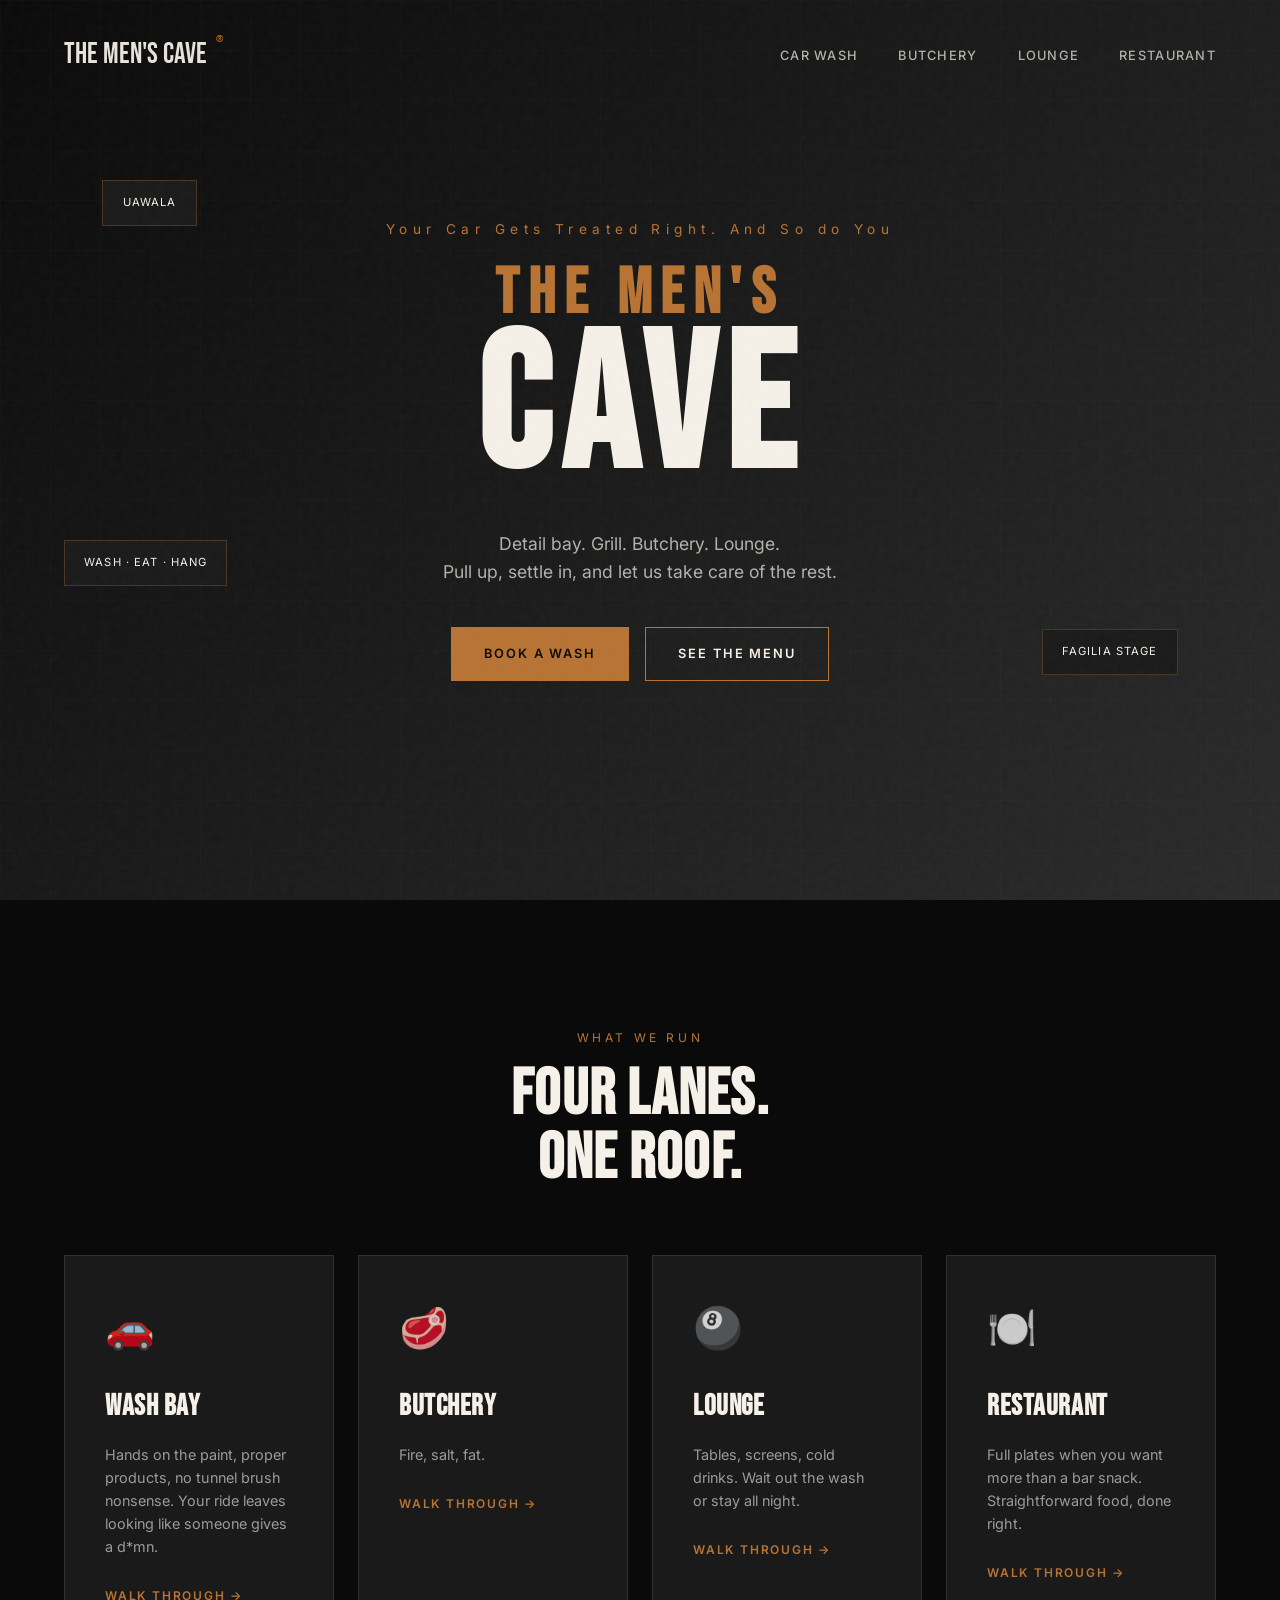
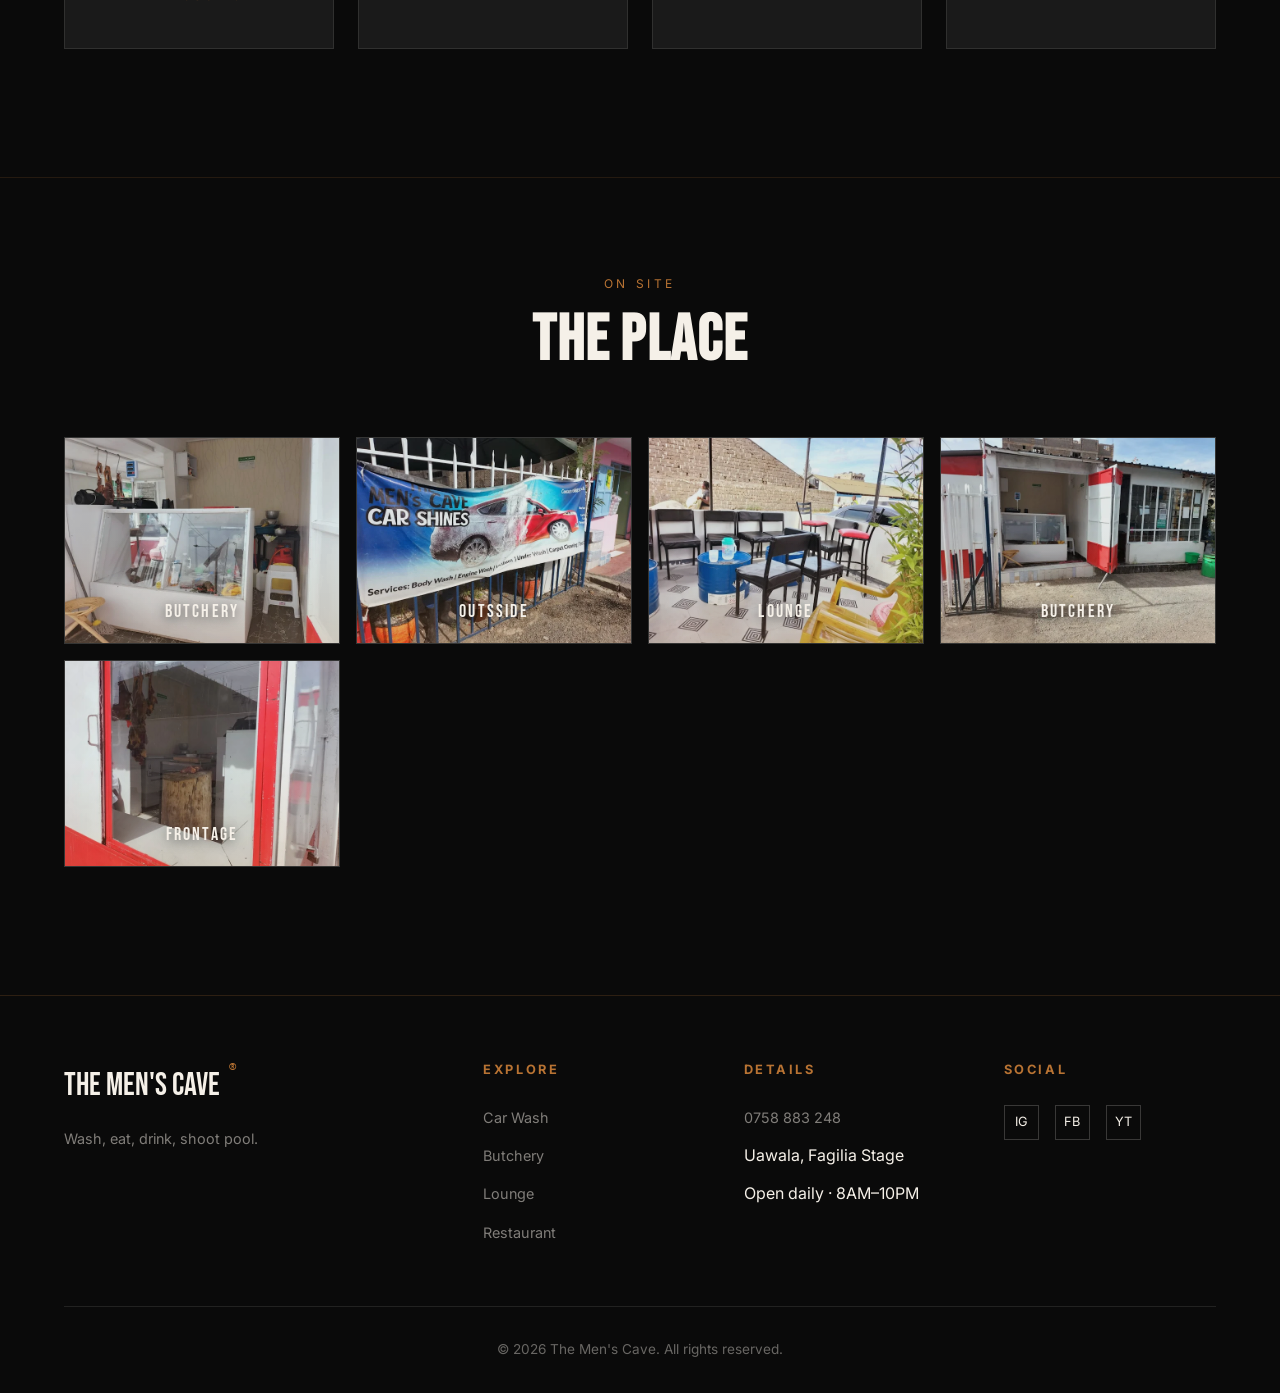
<file: index.html>
<!DOCTYPE html>
<html lang="en">
<head>
    <meta charset="UTF-8">
    <meta name="viewport" content="width=device-width, initial-scale=1.0, viewport-fit=cover">
    <meta name="description" content="The Men's Cave — car wash, butchery grill, lounge, and restaurant at Uawala, Fagilia Stage. Wash the car, eat, shoot pool, drink.">
    <title>The Men's Cave | Car Wash & Social Club</title>
    <link rel="preconnect" href="https://fonts.googleapis.com">
    <link rel="preconnect" href="https://fonts.gstatic.com" crossorigin>
    <link href="https://fonts.googleapis.com/css2?family=Bebas+Neue&family=Inter:wght@300;400;500;600&display=swap" rel="stylesheet">
    <link rel="stylesheet" href="styles.css">
</head>
<body>

    <a href="#main" class="skip-link">Skip to content</a>

    <nav id="navbar" aria-label="Primary" aria-expanded="false">
        <a href="index.html" class="logo">The Men's Cave</a>
        <button type="button" class="nav-toggle" id="nav-toggle" aria-expanded="false" aria-controls="nav-menu" aria-label="Open menu">
            <span class="nav-toggle-bar" aria-hidden="true"></span>
            <span class="nav-toggle-bar" aria-hidden="true"></span>
            <span class="nav-toggle-bar" aria-hidden="true"></span>
        </button>
        <div class="nav-backdrop" id="nav-backdrop" aria-hidden="true"></div>
        <ul id="nav-menu" class="nav-links">
            <li><a href="car-wash.html">Car Wash</a></li>
            <li><a href="butchery.html">Butchery</a></li>
            <li><a href="lounge.html">Lounge</a></li>
            <li><a href="restaurant.html">Restaurant</a></li>
        </ul>
    </nav>

    <main id="main">
    <section class="hero" aria-labelledby="hero-title">
        <div class="hero-bg"></div>
        <div class="hero-grid"></div>

        <div class="floating-badge badge-1">Uawala</div>
        <div class="floating-badge badge-2">Fagilia Stage</div>
        <div class="floating-badge badge-3">Wash · Eat · Hang</div>

        <div class="hero-content">
            <p class="hero-subtitle">Your Car Gets Treated Right. And So do You</p>
            <h1 class="fixed-title" id="hero-title">
                <span class="line-one">The Men's</span>
                <span class="line-two">Cave</span>
            </h1>
            <p class="hero-description">
            Detail bay. Grill. Butchery. Lounge. <br/>
            Pull up, settle in, and let us take care of the rest.
            </p>
            <div class="cta-group">
                <a href="car-wash.html" class="btn btn-primary">Book a wash</a>
                <a href="restaurant.html" class="btn btn-secondary">See the menu</a>
            </div>
        </div>
    </section>

    <section class="services" id="services" aria-labelledby="services-heading">
        <div class="section-header reveal">
            <div>
                <span class="section-tag">What we run</span>
                <h2 class="section-title" id="services-heading">Four lanes.<br>One roof.</h2>
            </div>
        </div>

        <div class="services-grid four-cols">
            <a href="car-wash.html" class="service-card reveal">
                <div class="service-icon" aria-hidden="true">🚗</div>
                <h3 class="service-title">Wash bay</h3>
                <p class="service-desc">Hands on the paint, proper products, no tunnel brush nonsense. Your ride leaves looking like someone gives a d*mn.</p>
                <span class="card-link">Walk through →</span>
            </a>

            <a href="butchery.html" class="service-card reveal">
                <div class="service-icon" aria-hidden="true">🥩</div>
                <h3 class="service-title">Butchery</h3>
                <p class="service-desc">Fire, salt, fat.</p>
                <span class="card-link">Walk through →</span>
            </a>

            <a href="lounge.html" class="service-card reveal">
                <div class="service-icon" aria-hidden="true">🎱</div>
                <h3 class="service-title">Lounge</h3>
                <p class="service-desc">Tables, screens, cold drinks. Wait out the wash or stay all night.</p>
                <span class="card-link">Walk through →</span>
            </a>

            <a href="restaurant.html" class="service-card reveal">
                <div class="service-icon" aria-hidden="true">🍽️</div>
                <h3 class="service-title">Restaurant</h3>
                <p class="service-desc">Full plates when you want more than a bar snack. Straightforward food, done right.</p>
                <span class="card-link">Walk through →</span>
            </a>
        </div>
    </section>

    <section class="gallery" aria-labelledby="gallery-heading">
        <div class="section-header reveal">
            <div>
                <span class="section-tag">On site</span>
                <h2 class="section-title" id="gallery-heading">The place <span class="sr-only">— placeholder visuals</span></h2>
            </div>
        </div>
        <ul class="gallery-grid">
            <li class="gallery-item gallery-item--wash reveal">
                <button class="gallery-button" type="button" data-gallery-src="1.webp" data-gallery-title="Wash floor" aria-label="Open photo: Wash floor">
                    <img class="gallery-thumb" src="1.webp" alt="Wash floor" loading="lazy" decoding="async">
                    <span class="gallery-placeholder" aria-hidden="true">Butchery</span>
                </button>
            </li>
            <li class="gallery-item gallery-item--meat reveal">
                <button class="gallery-button" type="button" data-gallery-src="2.webp" data-gallery-title="Grill side" aria-label="Open photo: Grill side">
                    <img class="gallery-thumb" src="2.webp" alt="Grill side" loading="lazy" decoding="async">
                    <span class="gallery-placeholder" aria-hidden="true">Outsside</span>
                </button>
            </li>
            <li class="gallery-item gallery-item--lounge reveal">
                <button class="gallery-button" type="button" data-gallery-src="3.webp" data-gallery-title="Lounge" aria-label="Open photo: Lounge">
                    <img class="gallery-thumb" src="3.webp" alt="Lounge" loading="lazy" decoding="async">
                    <span class="gallery-placeholder" aria-hidden="true">Lounge</span>
                </button>
            </li>
            <li class="gallery-item gallery-item--bar reveal">
                <button class="gallery-button" type="button" data-gallery-src="4.webp" data-gallery-title="Bar" aria-label="Open photo: Bar">
                    <img class="gallery-thumb" src="4.webp" alt="Bar" loading="lazy" decoding="async">
                    <span class="gallery-placeholder" aria-hidden="true">Butchery</span>
                </button>
            </li>
            <li class="gallery-item gallery-item--exterior reveal">
                <button class="gallery-button" type="button" data-gallery-src="5.webp" data-gallery-title="Frontage" aria-label="Open photo: Frontage">
                    <img class="gallery-thumb" src="5.webp" alt="Frontage" loading="lazy" decoding="async">
                    <span class="gallery-placeholder" aria-hidden="true">Frontage</span>
                </button>
            </li>
        </ul>
    </section>
    </main>

    <div class="lightbox" id="lightbox" aria-hidden="true">
        <div class="lightbox-backdrop" data-lightbox-close></div>
        <div class="lightbox-dialog" role="dialog" aria-modal="true" aria-label="Gallery viewer">
            <button class="lightbox-close" type="button" data-lightbox-close aria-label="Close gallery">×</button>
            <button class="lightbox-nav lightbox-prev" type="button" data-lightbox-prev aria-label="Previous photo">‹</button>
            <figure class="lightbox-figure">
                <img class="lightbox-image" id="lightbox-image" alt="" decoding="async">
                <figcaption class="lightbox-caption" id="lightbox-caption"></figcaption>
            </figure>
            <button class="lightbox-nav lightbox-next" type="button" data-lightbox-next aria-label="Next photo">›</button>
        </div>
    </div>

    <footer id="contact">
        <div class="footer-content">
            <div class="footer-brand">
                <a href="index.html" class="logo">The Men's Cave</a>
                <p>Wash, eat, drink, shoot pool.</p>
            </div>

            <div class="footer-col">
                <h4>Explore</h4>
                <ul>
                    <li><a href="car-wash.html">Car Wash</a></li>
                    <li><a href="butchery.html">Butchery</a></li>
                    <li><a href="lounge.html">Lounge</a></li>
                    <li><a href="restaurant.html">Restaurant</a></li>
                </ul>
            </div>

            <div class="footer-col">
                <h4>Details</h4>
                <ul>
                    <li><a href="tel:+254758883248">0758 883 248</a></li>
                    <li>Uawala, Fagilia Stage</li>
                    <li>Open daily · 8AM–10PM</li>
                </ul>
            </div>

            <div class="footer-col">
                <h4>Social</h4>
                <div class="social-links">
                    <a href="#" aria-label="Instagram (link coming soon)">IG</a>
                    <a href="#" aria-label="Facebook (link coming soon)">FB</a>
                    <a href="#" aria-label="YouTube (link coming soon)">YT</a>
                </div>
            </div>
        </div>

        <div class="footer-bottom">
            <p>&copy; 2026 The Men's Cave. All rights reserved.</p>
        </div>
    </footer>

    <script src="script.js"></script>
</body>
</html>
</file>
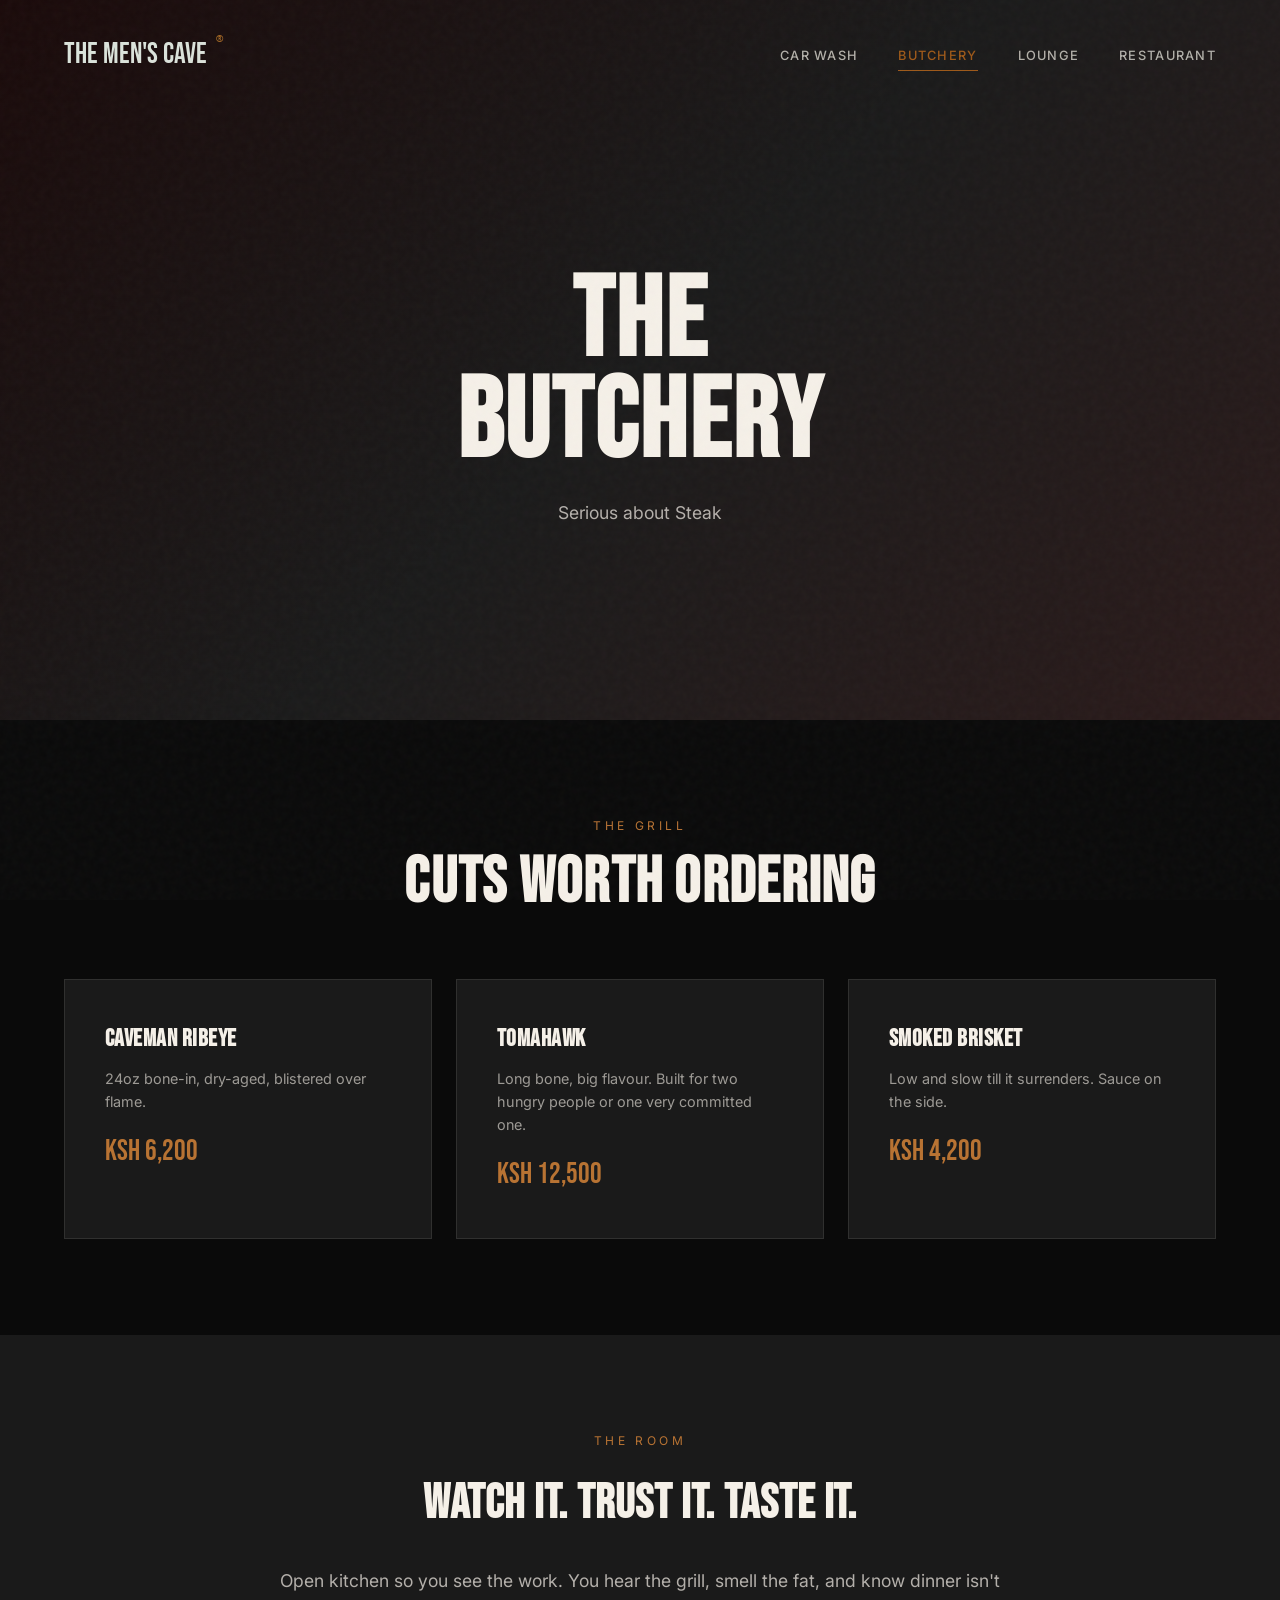
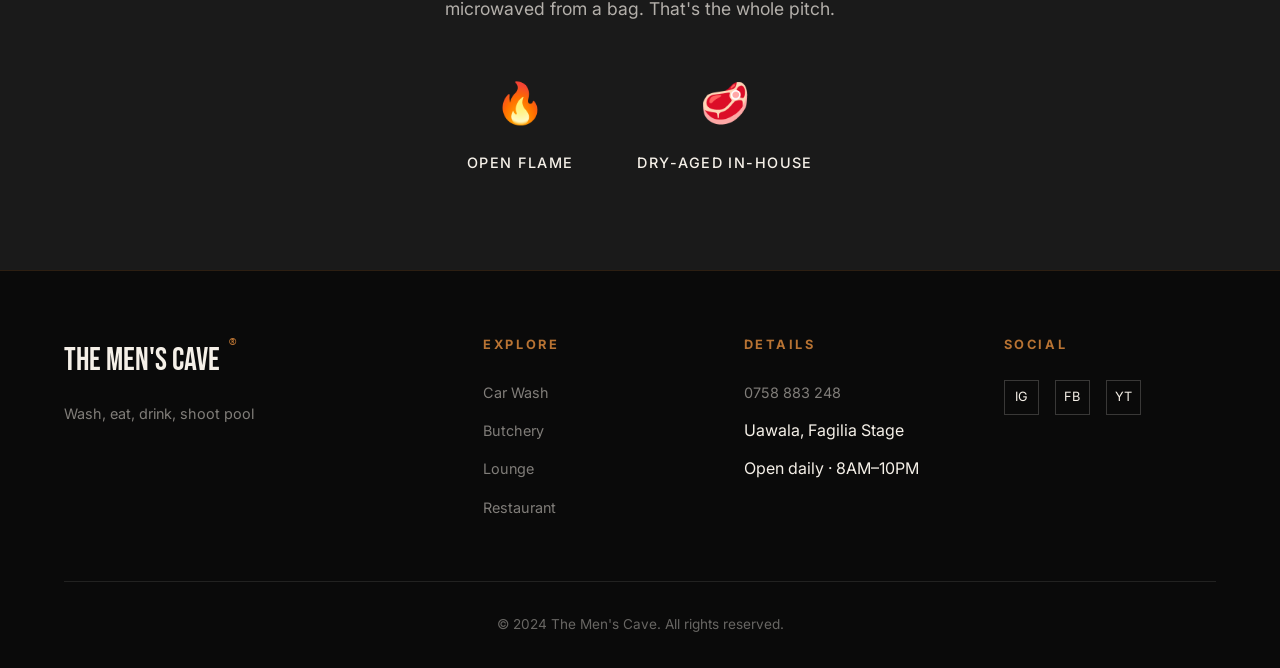
<file: butchery.html>
<!DOCTYPE html>
<html lang="en">
<head>
    <meta charset="UTF-8">
    <meta name="viewport" content="width=device-width, initial-scale=1.0, viewport-fit=cover">
    <meta name="description" content="The Butchery at The Men's Cave — grilled cuts, open flame. Prices in KES. Uawala Fagilia Stage.">
    <title>The Butchery | The Men's Cave</title>
    <link rel="preconnect" href="https://fonts.googleapis.com">
    <link rel="preconnect" href="https://fonts.gstatic.com" crossorigin>
    <link href="https://fonts.googleapis.com/css2?family=Bebas+Neue&family=Inter:wght@300;400;500;600&display=swap" rel="stylesheet">
    <link rel="stylesheet" href="styles.css">
</head>
<body class="page-butchery">

    <a href="#main" class="skip-link">Skip to content</a>

    <nav id="navbar" aria-label="Primary" aria-expanded="false">
        <a href="index.html" class="logo">The Men's Cave</a>
        <button type="button" class="nav-toggle" id="nav-toggle" aria-expanded="false" aria-controls="nav-menu" aria-label="Open menu">
            <span class="nav-toggle-bar" aria-hidden="true"></span>
            <span class="nav-toggle-bar" aria-hidden="true"></span>
            <span class="nav-toggle-bar" aria-hidden="true"></span>
        </button>
        <div class="nav-backdrop" id="nav-backdrop" aria-hidden="true"></div>
        <ul id="nav-menu" class="nav-links">
            <li><a href="car-wash.html">Car Wash</a></li>
            <li><a href="butchery.html" class="active" aria-current="page">Butchery</a></li>
            <li><a href="lounge.html">Lounge</a></li>
            <li><a href="restaurant.html">Restaurant</a></li>
        </ul>
    </nav>

    <main id="main">
    <section class="page-hero" aria-labelledby="butchery-heading">
        <div class="page-hero-bg butchery-bg"></div>
        <div class="page-hero-content">
            <h1 id="butchery-heading">The<br>Butchery</h1>
            <p>Serious about Steak</p>
        </div>
    </section>

    <section class="menu-highlight" aria-labelledby="grill-heading">
        <div class="section-header reveal">
            <span class="section-tag">The grill</span>
            <h2 class="section-title" id="grill-heading">Cuts worth ordering</h2>
        </div>

        <div class="menu-grid-simple">
            <div class="menu-item-large reveal">
                <div class="item-info">
                    <h3>Caveman ribeye</h3>
                    <p>24oz bone-in, dry-aged, blistered over flame.</p>
                    <span class="price-tag">KSh 6,200</span>
                </div>
            </div>

            <div class="menu-item-large reveal">
                <div class="item-info">
                    <h3>Tomahawk</h3>
                    <p>Long bone, big flavour. Built for two hungry people or one very committed one.</p>
                    <span class="price-tag">KSh 12,500</span>
                </div>
            </div>

            <div class="menu-item-large reveal">
                <div class="item-info">
                    <h3>Smoked brisket</h3>
                    <p>Low and slow till it surrenders. Sauce on the side.</p>
                    <span class="price-tag">KSh 4,200</span>
                </div>
            </div>
            </div>
        </div>
    </section>

    <section class="atmosphere">
        <div class="atmosphere-content reveal">
            <span class="section-tag">The room</span>
            <h2>Watch it. Trust it. Taste it.</h2>
            <p>Open kitchen so you see the work. You hear the grill, smell the fat, and know dinner isn't microwaved from a bag. That's the whole pitch.</p>

            <div class="features-row">
                <div class="feature">
                    <span class="feature-icon" aria-hidden="true">🔥</span>
                    <h4>Open flame</h4>
                </div>
                <div class="feature">
                    <span class="feature-icon" aria-hidden="true">🥩</span>
                    <h4>Dry-aged in-house</h4>
                </div>
            </div>
        </div>
    </section>
    </main>

    <footer id="contact">
        <div class="footer-content">
            <div class="footer-brand">
                <a href="index.html" class="logo">The Men's Cave</a>
                <p>Wash, eat, drink, shoot pool</p>
            </div>
            <div class="footer-col">
                <h4>Explore</h4>
                <ul>
                    <li><a href="car-wash.html">Car Wash</a></li>
                    <li><a href="butchery.html" aria-current="page">Butchery</a></li>
                    <li><a href="lounge.html">Lounge</a></li>
                    <li><a href="restaurant.html">Restaurant</a></li>
                </ul>
            </div>
            <div class="footer-col">
                <h4>Details</h4>
                <ul>
                    <li><a href="tel:+254758883248">0758 883 248</a></li>
                    <li>Uawala, Fagilia Stage</li>
                    <li>Open daily · 8AM–10PM</li>
                </ul>
            </div>
            <div class="footer-col">
                <h4>Social</h4>
                <div class="social-links">
                    <a href="#" aria-label="Instagram (link coming soon)">IG</a>
                    <a href="#" aria-label="Facebook (link coming soon)">FB</a>
                    <a href="#" aria-label="YouTube (link coming soon)">YT</a>
                </div>
            </div>
        </div>
        <div class="footer-bottom">
            <p>&copy; 2024 The Men's Cave. All rights reserved.</p>
        </div>
    </footer>

    <script src="script.js"></script>
</body>
</html>
</file>
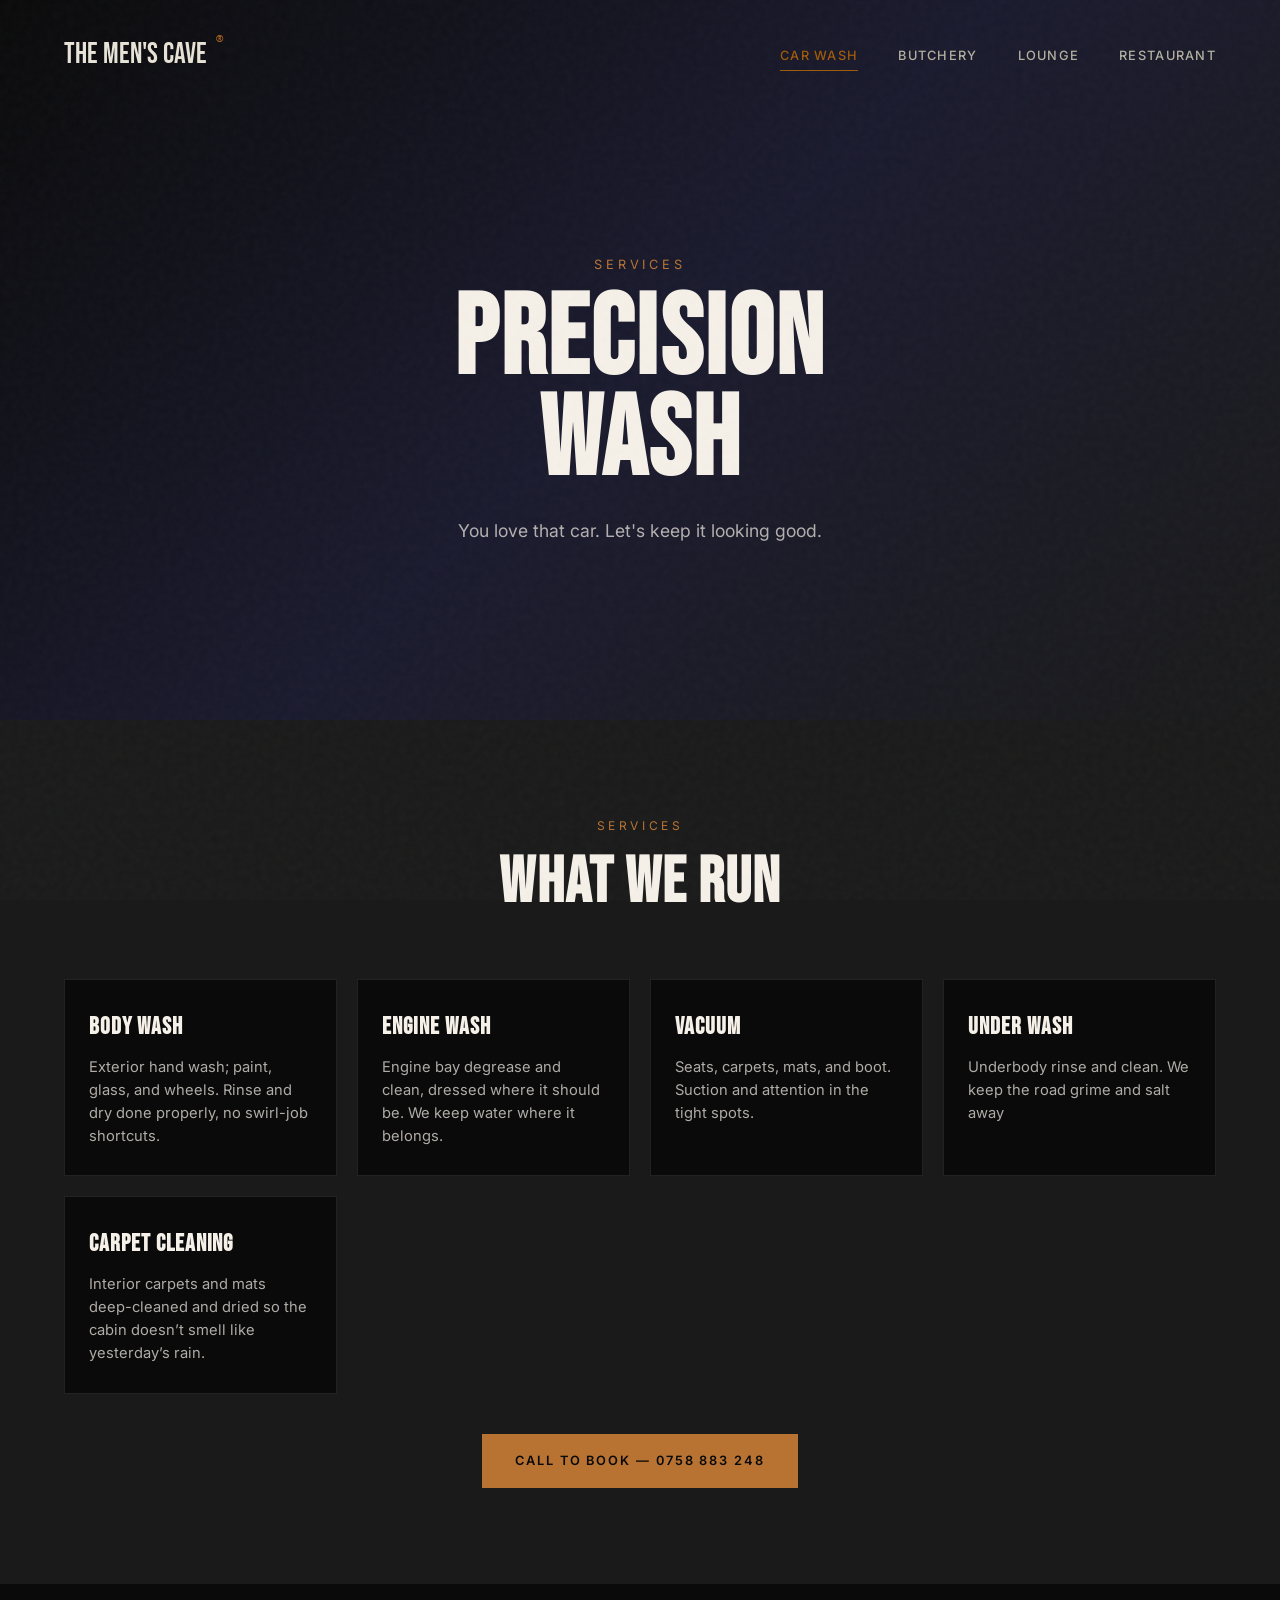
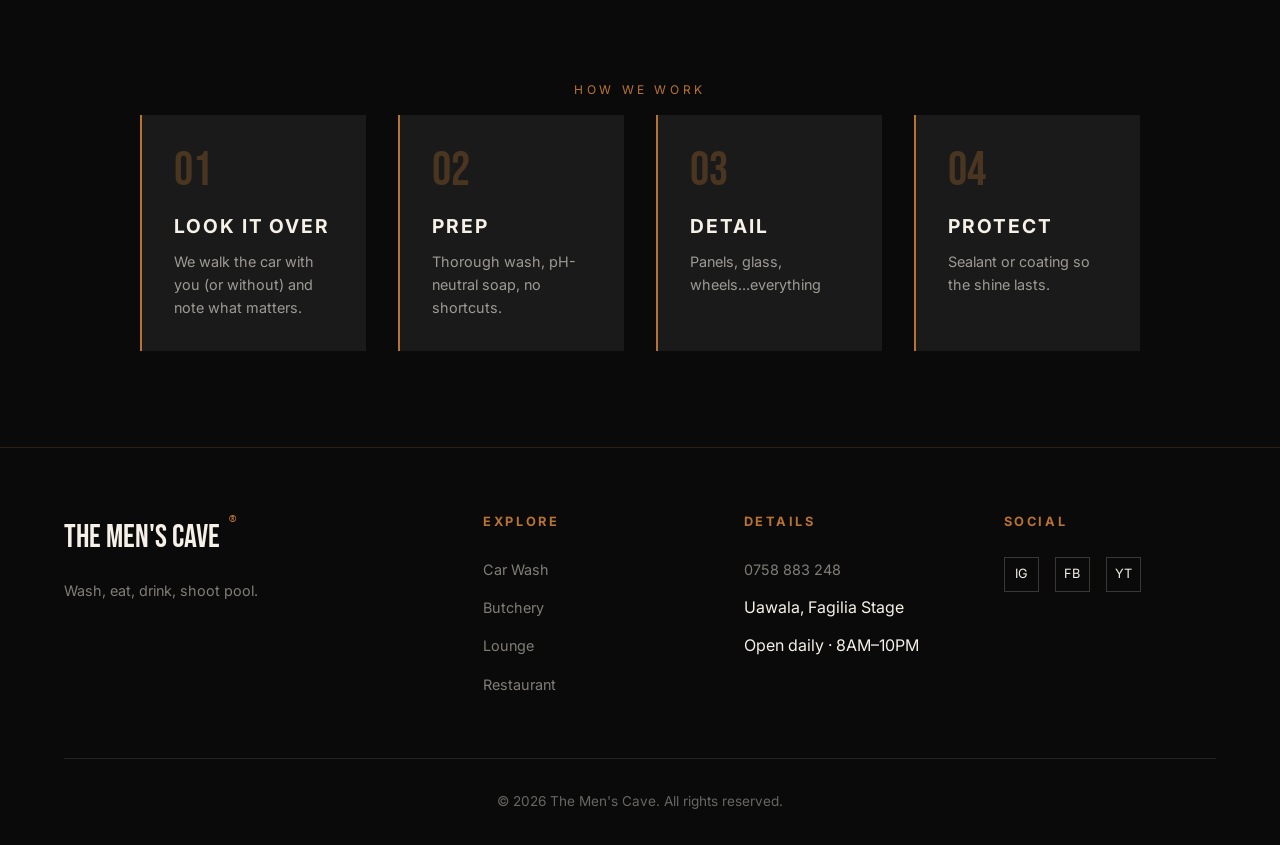
<file: car-wash.html>
<!DOCTYPE html>
<html lang="en">
<head>
    <meta charset="UTF-8">
    <meta name="viewport" content="width=device-width, initial-scale=1.0, viewport-fit=cover">
    <meta name="description" content="Car wash at The Men's Cave, Uawala — body, engine, vacuum, under wash, carpet cleaning. Prices in KES. Call to book.">
    <title>Precision Wash | The Men's Cave</title>
    <link rel="preconnect" href="https://fonts.googleapis.com">
    <link rel="preconnect" href="https://fonts.gstatic.com" crossorigin>
    <link href="https://fonts.googleapis.com/css2?family=Bebas+Neue&family=Inter:wght@300;400;500;600&display=swap" rel="stylesheet">
    <link rel="stylesheet" href="styles.css">
</head>
<body class="page-car-wash">

    <a href="#main" class="skip-link">Skip to content</a>

    <nav id="navbar" aria-label="Primary" aria-expanded="false">
        <a href="index.html" class="logo">The Men's Cave</a>
        <button type="button" class="nav-toggle" id="nav-toggle" aria-expanded="false" aria-controls="nav-menu" aria-label="Open menu">
            <span class="nav-toggle-bar" aria-hidden="true"></span>
            <span class="nav-toggle-bar" aria-hidden="true"></span>
            <span class="nav-toggle-bar" aria-hidden="true"></span>
        </button>
        <div class="nav-backdrop" id="nav-backdrop" aria-hidden="true"></div>
        <ul id="nav-menu" class="nav-links">
            <li><a href="car-wash.html" class="active" aria-current="page">Car Wash</a></li>
            <li><a href="butchery.html">Butchery</a></li>
            <li><a href="lounge.html">Lounge</a></li>
            <li><a href="restaurant.html">Restaurant</a></li>
        </ul>
    </nav>

    <main id="main">
    <section class="page-hero" aria-labelledby="wash-heading">
        <div class="page-hero-bg wash-bg"></div>
        <div class="page-hero-content">
            <span class="page-tag">Services</span>
            <h1>Precision<br>Wash</h1>
            <p>You love that car. Let's keep it looking good.</p>
        </div>
    </section>

    <section class="packages wash-services" aria-labelledby="packages-heading">
        <div class="section-header reveal">
            <span class="section-tag">Services</span>
            <h2 class="section-title" id="packages-heading">What we run</h2>
        </div>

        <div class="wash-service-grid">
            <article class="wash-service-card reveal">
                <h3 class="wash-service-title">Body wash</h3>
                <p class="wash-service-desc">Exterior hand wash; paint, glass, and wheels. Rinse and dry done properly, no swirl-job shortcuts.</p>
            </article>
            <article class="wash-service-card reveal">
                <h3 class="wash-service-title">Engine wash</h3>
                <p class="wash-service-desc">Engine bay degrease and clean, dressed where it should be. We keep water where it belongs.</p>
            </article>
            <article class="wash-service-card reveal">
                <h3 class="wash-service-title">Vacuum</h3>
                <p class="wash-service-desc">Seats, carpets, mats, and boot. Suction and attention in the tight spots.</p>
            </article>
            <article class="wash-service-card reveal">
                <h3 class="wash-service-title">Under wash</h3>
                <p class="wash-service-desc">Underbody rinse and clean. We keep the road grime and salt away</p>
            </article>
            <article class="wash-service-card reveal">
                <h3 class="wash-service-title">Carpet cleaning</h3>
                <p class="wash-service-desc">Interior carpets and mats deep-cleaned and dried so the cabin doesn’t smell like yesterday’s rain.</p>
            </article>
        </div>

        <div class="wash-cta reveal">
            <a href="tel:+254758883248" class="btn btn-primary">Call to book — 0758 883 248</a>
        </div>
    </section>

    <section class="process">
        <div class="process-content reveal">
            <span class="section-tag">How we work</span>
            <div class="process-steps">
                <div class="step">
                    <span class="step-num">01</span>
                    <h4>Look it over</h4>
                    <p>We walk the car with you (or without) and note what matters.</p>
                </div>
                <div class="step">
                    <span class="step-num">02</span>
                    <h4>Prep</h4>
                    <p>Thorough wash, pH-neutral soap, no shortcuts.</p>
                </div>
                <div class="step">
                    <span class="step-num">03</span>
                    <h4>Detail</h4>
                    <p>Panels, glass, wheels...everything</p>
                </div>
                <div class="step">
                    <span class="step-num">04</span>
                    <h4>Protect</h4>
                    <p>Sealant or coating so the shine lasts.</p>
                </div>
            </div>
        </div>
    </section>
    </main>

    <footer id="contact">
        <div class="footer-content">
            <div class="footer-brand">
                <a href="index.html" class="logo">The Men's Cave</a>
                <p>Wash, eat, drink, shoot pool.</p>
            </div>
            <div class="footer-col">
                <h4>Explore</h4>
                <ul>
                    <li><a href="car-wash.html" aria-current="page">Car Wash</a></li>
                    <li><a href="butchery.html">Butchery</a></li>
                    <li><a href="lounge.html">Lounge</a></li>
                    <li><a href="restaurant.html">Restaurant</a></li>
                </ul>
            </div>
            <div class="footer-col">
                <h4>Details</h4>
                <ul>
                    <li><a href="tel:+254758883248">0758 883 248</a></li>
                    <li>Uawala, Fagilia Stage</li>
                    <li>Open daily · 8AM–10PM</li>
                </ul>
            </div>
            <div class="footer-col">
                <h4>Social</h4>
                <div class="social-links">
                    <a href="#" aria-label="Instagram (link coming soon)">IG</a>
                    <a href="#" aria-label="Facebook (link coming soon)">FB</a>
                    <a href="#" aria-label="YouTube (link coming soon)">YT</a>
                </div>
            </div>
        </div>
        <div class="footer-bottom">
            <p>&copy; 2026 The Men's Cave. All rights reserved.</p>
        </div>
    </footer>

    <script src="script.js"></script>
</body>
</html>
</file>
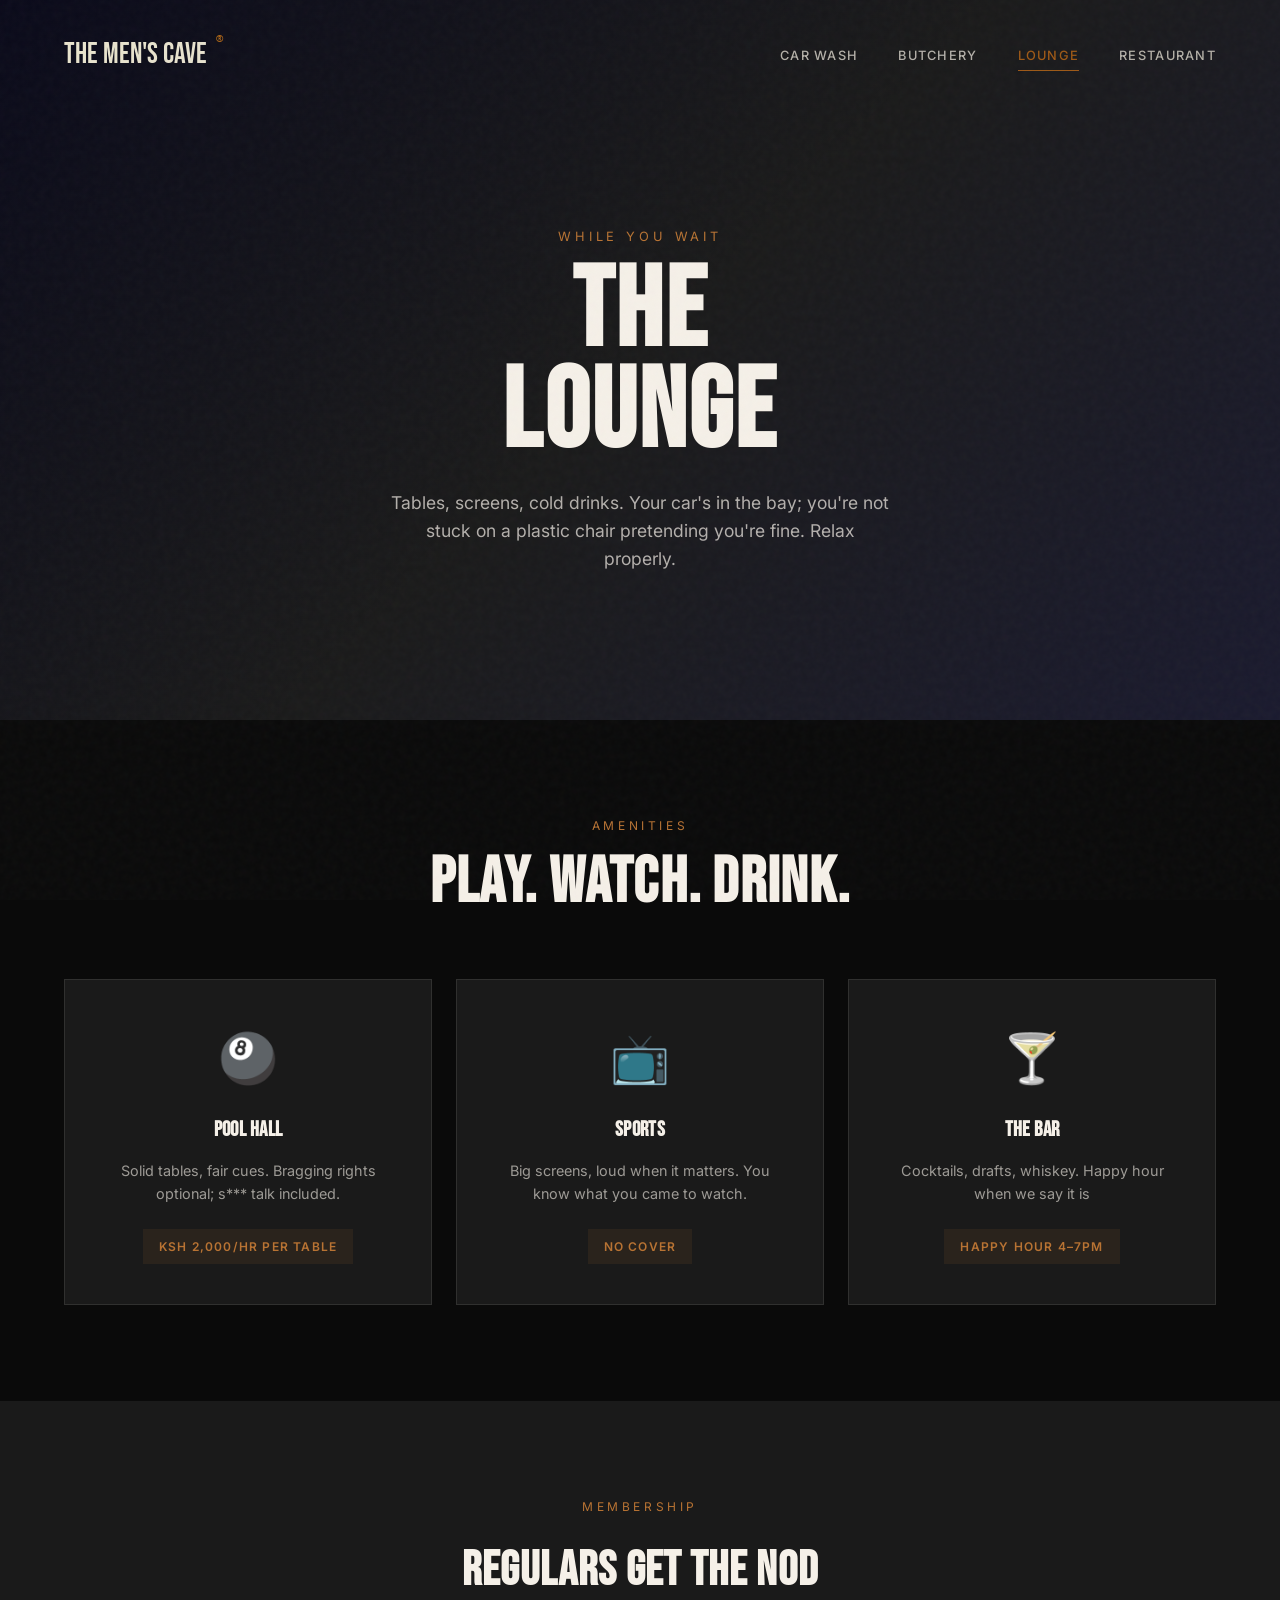
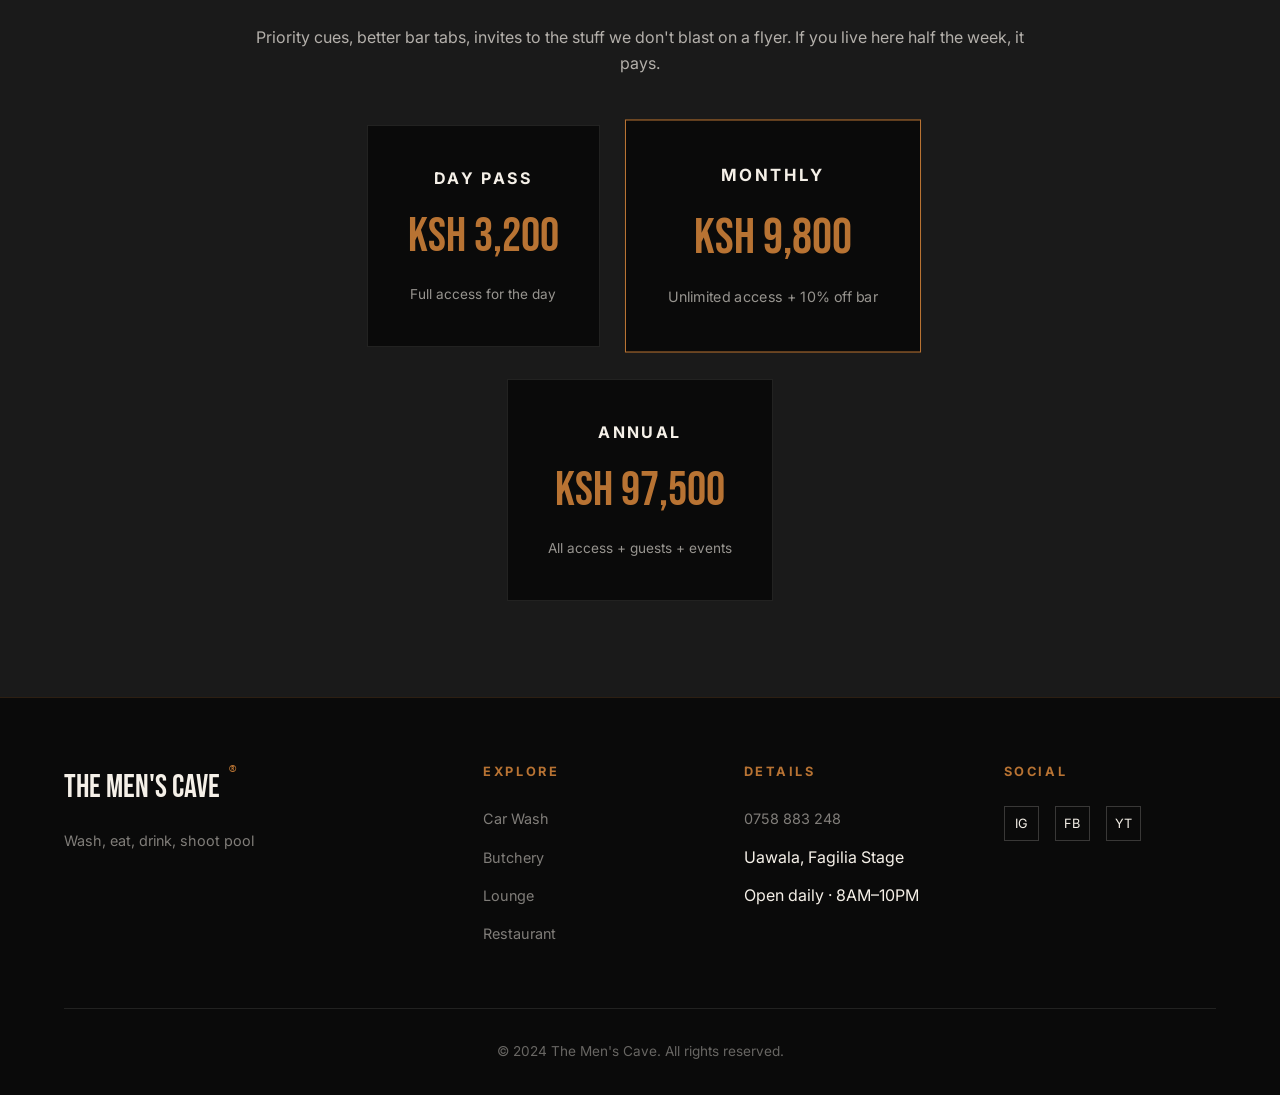
<file: lounge.html>
<!DOCTYPE html>
<html lang="en">
<head>
    <meta charset="UTF-8">
    <meta name="viewport" content="width=device-width, initial-scale=1.0, viewport-fit=cover">
    <meta name="description" content="The Lounge at The Men's Cave — pool, sports screens, bar. Membership and rates in KES. Uawala Fagilia Stage.">
    <title>The Lounge | The Men's Cave</title>
    <link rel="preconnect" href="https://fonts.googleapis.com">
    <link rel="preconnect" href="https://fonts.gstatic.com" crossorigin>
    <link href="https://fonts.googleapis.com/css2?family=Bebas+Neue&family=Inter:wght@300;400;500;600&display=swap" rel="stylesheet">
    <link rel="stylesheet" href="styles.css">
</head>
<body class="page-lounge">

    <a href="#main" class="skip-link">Skip to content</a>

    <nav id="navbar" aria-label="Primary" aria-expanded="false">
        <a href="index.html" class="logo">The Men's Cave</a>
        <button type="button" class="nav-toggle" id="nav-toggle" aria-expanded="false" aria-controls="nav-menu" aria-label="Open menu">
            <span class="nav-toggle-bar" aria-hidden="true"></span>
            <span class="nav-toggle-bar" aria-hidden="true"></span>
            <span class="nav-toggle-bar" aria-hidden="true"></span>
        </button>
        <div class="nav-backdrop" id="nav-backdrop" aria-hidden="true"></div>
        <ul id="nav-menu" class="nav-links">
            <li><a href="car-wash.html">Car Wash</a></li>
            <li><a href="butchery.html">Butchery</a></li>
            <li><a href="lounge.html" class="active" aria-current="page">Lounge</a></li>
            <li><a href="restaurant.html">Restaurant</a></li>
        </ul>
    </nav>

    <main id="main">
    <section class="page-hero" aria-labelledby="lounge-heading">
        <div class="page-hero-bg lounge-bg"></div>
        <div class="page-hero-content">
            <span class="page-tag">While you wait</span>
            <h1 id="lounge-heading">The<br>Lounge</h1>
            <p>Tables, screens, cold drinks. Your car's in the bay; you're not stuck on a plastic chair pretending you're fine. Relax properly.</p>
        </div>
    </section>

    <section class="amenities" aria-labelledby="amenities-heading">
        <div class="section-header reveal">
            <span class="section-tag">Amenities</span>
            <h2 class="section-title" id="amenities-heading">Play. Watch. Drink.</h2>
        </div>

        <div class="amenity-grid">
            <div class="amenity-card reveal">
                <span class="amenity-icon" aria-hidden="true">🎱</span>
                <h3>Pool hall</h3>
                <p>Solid tables, fair cues. Bragging rights optional; s*** talk included.</p>
                <span class="rate">KSh 2,000/hr per table</span>
            </div>

            <div class="amenity-card reveal">
                <span class="amenity-icon" aria-hidden="true">📺</span>
                <h3>Sports</h3>
                <p>Big screens, loud when it matters. You know what you came to watch.</p>
                <span class="rate">No cover</span>
            </div>

            <div class="amenity-card reveal">
                <span class="amenity-icon" aria-hidden="true">🍸</span>
                <h3>The bar</h3>
                <p>Cocktails, drafts, whiskey. Happy hour when we say it is</p>
                <span class="rate">Happy hour 4–7PM</span>
            </div>
        </div>
    </section>

    <section class="membership">
        <div class="membership-content reveal">
            <span class="section-tag">Membership</span>
            <h2>Regulars get the nod</h2>
            <p>Priority cues, better bar tabs, invites to the stuff we don't blast on a flyer. If you live here half the week, it pays.</p>

            <div class="membership-tiers">
                <div class="tier">
                    <h4>Day pass</h4>
                    <span class="tier-price">KSh 3,200</span>
                    <p>Full access for the day</p>
                </div>
                <div class="tier featured">
                    <h4>Monthly</h4>
                    <span class="tier-price">KSh 9,800</span>
                    <p>Unlimited access + 10% off bar</p>
                </div>
                <div class="tier">
                    <h4>Annual</h4>
                    <span class="tier-price">KSh 97,500</span>
                    <p>All access + guests + events</p>
                </div>
            </div>
        </div>
    </section>
    </main>

    <footer id="contact">
        <div class="footer-content">
            <div class="footer-brand">
                <a href="index.html" class="logo">The Men's Cave</a>
                <p>Wash, eat, drink, shoot pool
                </p>
            </div>
            <div class="footer-col">
                <h4>Explore</h4>
                <ul>
                    <li><a href="car-wash.html">Car Wash</a></li>
                    <li><a href="butchery.html">Butchery</a></li>
                    <li><a href="lounge.html" aria-current="page">Lounge</a></li>
                    <li><a href="restaurant.html">Restaurant</a></li>
                </ul>
            </div>
            <div class="footer-col">
                <h4>Details</h4>
                <ul>
                    <li><a href="tel:+254758883248">0758 883 248</a></li>
                    <li>Uawala, Fagilia Stage</li>
                    <li>Open daily · 8AM–10PM</li>
                </ul>
            </div>
            <div class="footer-col">
                <h4>Social</h4>
                <div class="social-links">
                    <a href="#" aria-label="Instagram (link coming soon)">IG</a>
                    <a href="#" aria-label="Facebook (link coming soon)">FB</a>
                    <a href="#" aria-label="YouTube (link coming soon)">YT</a>
                </div>
            </div>
        </div>
        <div class="footer-bottom">
            <p>&copy; 2024 The Men's Cave. All rights reserved.</p>
        </div>
    </footer>

    <script src="script.js"></script>
</body>
</html>
</file>
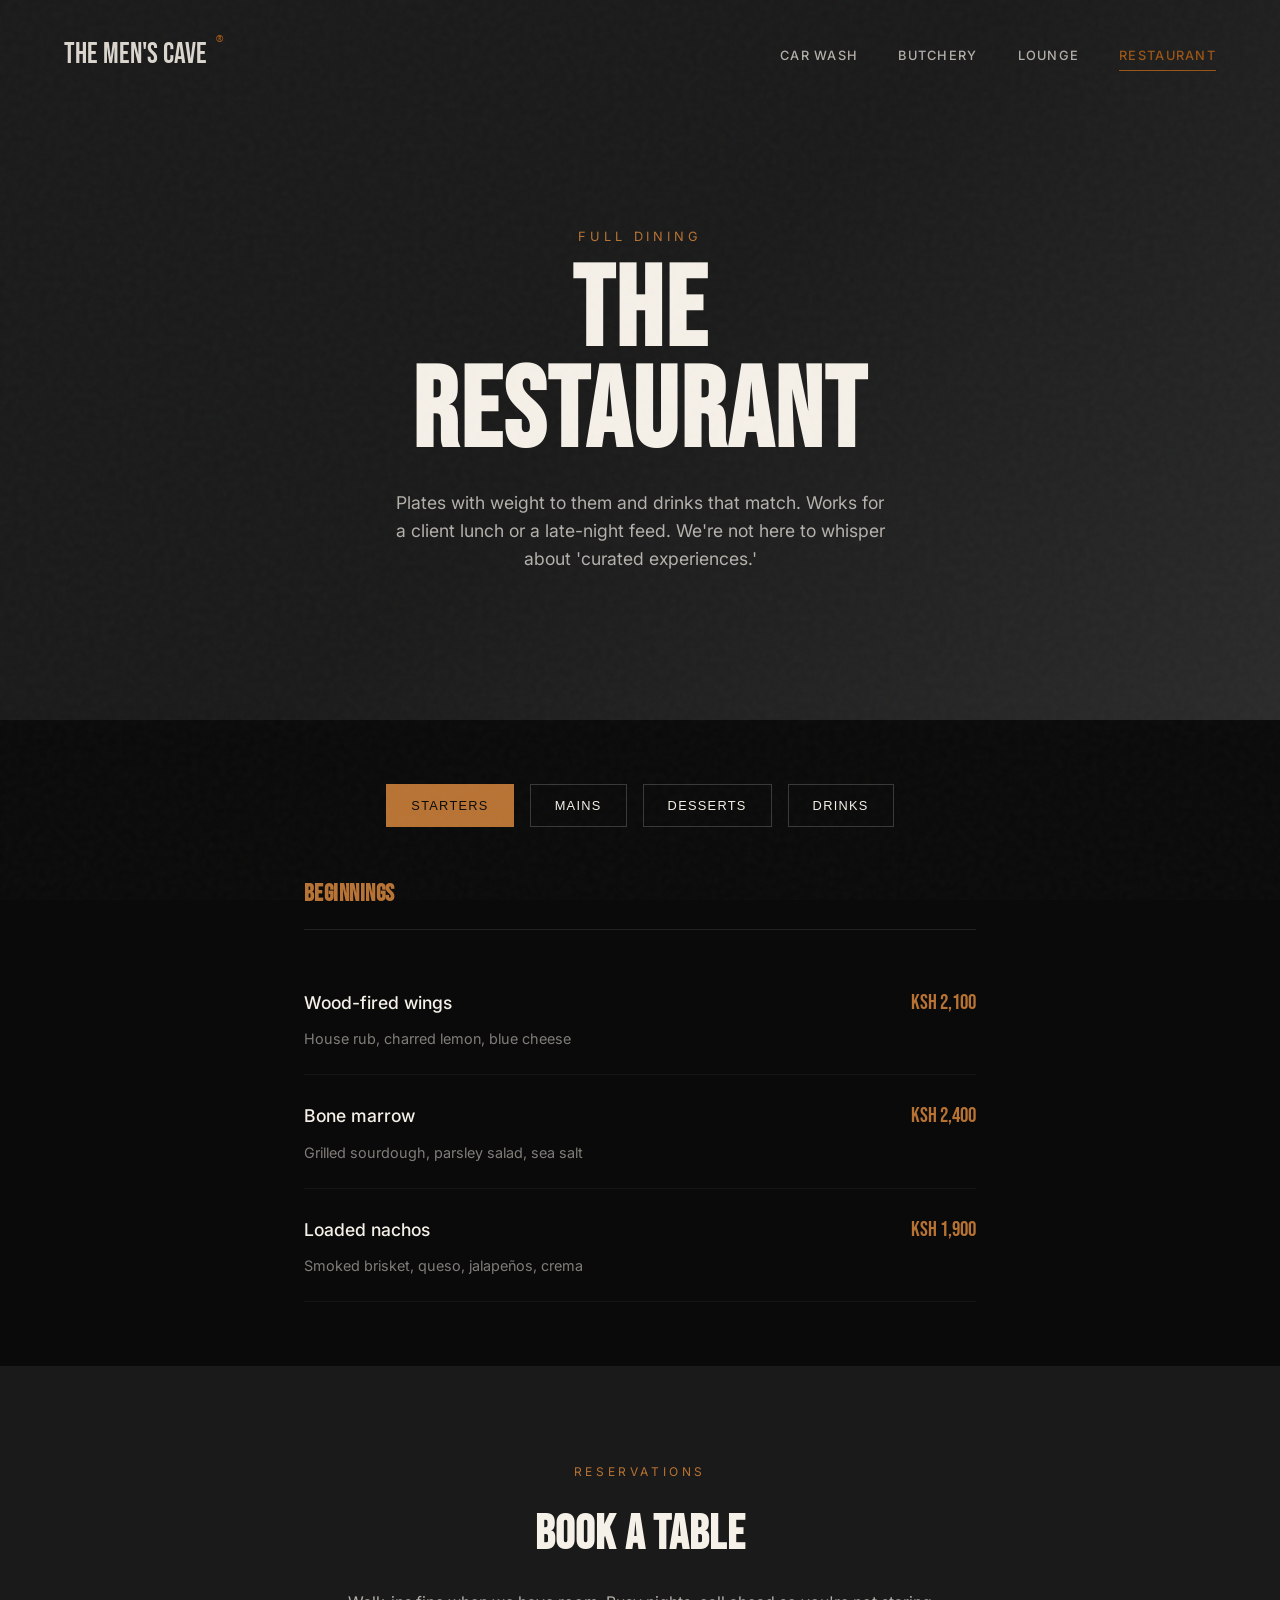
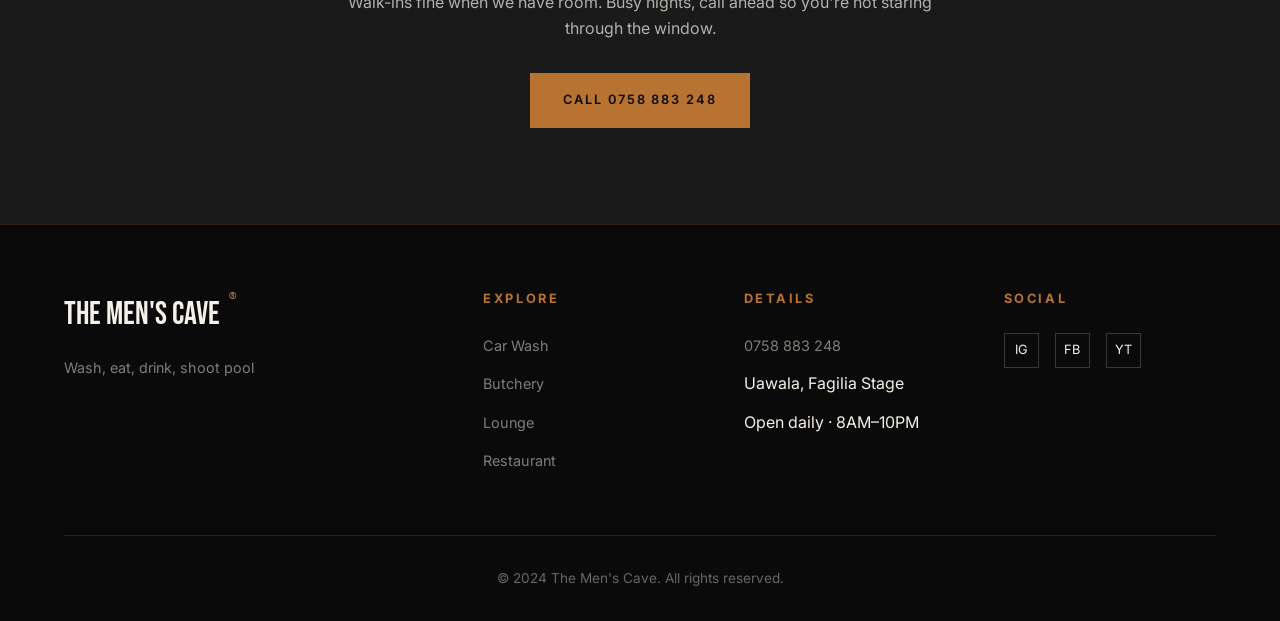
<file: restaurant.html>
<!DOCTYPE html>
<html lang="en">
<head>
    <meta charset="UTF-8">
    <meta name="viewport" content="width=device-width, initial-scale=1.0, viewport-fit=cover">
    <meta name="description" content="Restaurant at The Men's Cave — full menu, cocktails, starters to dessert. Prices in KES. Uawala Fagilia Stage. Book by phone.">
    <title>Restaurant | The Men's Cave</title>
    <link rel="preconnect" href="https://fonts.googleapis.com">
    <link rel="preconnect" href="https://fonts.gstatic.com" crossorigin>
    <link href="https://fonts.googleapis.com/css2?family=Bebas+Neue&family=Inter:wght@300;400;500;600&display=swap" rel="stylesheet">
    <link rel="stylesheet" href="styles.css">
</head>
<body class="page-restaurant">

    <a href="#main" class="skip-link">Skip to content</a>

    <nav id="navbar" aria-label="Primary" aria-expanded="false">
        <a href="index.html" class="logo">The Men's Cave</a>
        <button type="button" class="nav-toggle" id="nav-toggle" aria-expanded="false" aria-controls="nav-menu" aria-label="Open menu">
            <span class="nav-toggle-bar" aria-hidden="true"></span>
            <span class="nav-toggle-bar" aria-hidden="true"></span>
            <span class="nav-toggle-bar" aria-hidden="true"></span>
        </button>
        <div class="nav-backdrop" id="nav-backdrop" aria-hidden="true"></div>
        <ul id="nav-menu" class="nav-links">
            <li><a href="car-wash.html">Car Wash</a></li>
            <li><a href="butchery.html">Butchery</a></li>
            <li><a href="lounge.html">Lounge</a></li>
            <li><a href="restaurant.html" class="active" aria-current="page">Restaurant</a></li>
        </ul>
    </nav>

    <main id="main">
    <section class="page-hero" aria-labelledby="restaurant-heading">
        <div class="page-hero-bg restaurant-bg"></div>
        <div class="page-hero-content">
            <span class="page-tag">Full dining</span>
            <h1 id="restaurant-heading">The<br>Restaurant</h1>
            <p>Plates with weight to them and drinks that match. Works for a client lunch or a late-night feed. We're not here to whisper about 'curated experiences.'</p>
        </div>
    </section>

    <section class="menu-full" aria-label="Food and drink menu">
        <div class="menu-tabs reveal">
            <button type="button" class="tab-btn active" onclick="showMenu('starters', this)">Starters</button>
            <button type="button" class="tab-btn" onclick="showMenu('mains', this)">Mains</button>
            <button type="button" class="tab-btn" onclick="showMenu('desserts', this)">Desserts</button>
            <button type="button" class="tab-btn" onclick="showMenu('drinks', this)">Drinks</button>
        </div>

        <div id="starters" class="menu-panel active reveal">
            <div class="menu-category-simple">
                <h3>Beginnings</h3>
                <div class="menu-list-simple">
                    <div class="dish">
                        <div class="dish-header">
                            <h4>Wood-fired wings</h4>
                            <span class="dish-price">KSh 2,100</span>
                        </div>
                        <p>House rub, charred lemon, blue cheese</p>
                    </div>
                    <div class="dish">
                        <div class="dish-header">
                            <h4>Bone marrow</h4>
                            <span class="dish-price">KSh 2,400</span>
                        </div>
                        <p>Grilled sourdough, parsley salad, sea salt</p>
                    </div>
                    <div class="dish">
                        <div class="dish-header">
                            <h4>Loaded nachos</h4>
                            <span class="dish-price">KSh 1,900</span>
                        </div>
                        <p>Smoked brisket, queso, jalapeños, crema</p>
                    </div>
                </div>
            </div>
        </div>

        <div id="mains" class="menu-panel reveal">
            <div class="menu-category-simple">
                <h3>Plates</h3>
                <div class="menu-list-simple">
                    <div class="dish">
                        <div class="dish-header">
                            <h4>The Boss Burger</h4>
                            <span class="dish-price">KSh 3,200</span>
                        </div>
                        <p>Double patty, cave-aged cheddar, bacon jam, truffle aioli</p>
                    </div>
                    <div class="dish">
                        <div class="dish-header">
                            <h4>Fish &amp; chips</h4>
                            <span class="dish-price">KSh 2,900</span>
                        </div>
                        <p>Beer-battered cod, triple-cooked chips, mushy peas</p>
                    </div>
                    <div class="dish">
                        <div class="dish-header">
                            <h4>Smoked short rib</h4>
                            <span class="dish-price">KSh 4,500</span>
                        </div>
                        <p>14-hour smoke, horseradish mash, roasted bone</p>
                    </div>
                </div>
            </div>
        </div>

        <div id="desserts" class="menu-panel reveal">
            <div class="menu-category-simple">
                <h3>Sweets</h3>
                <div class="menu-list-simple">
                    <div class="dish">
                        <div class="dish-header">
                            <h4>Whiskey bread pudding</h4>
                            <span class="dish-price">KSh 1,600</span>
                        </div>
                        <p>Bourbon caramel, vanilla ice cream</p>
                    </div>
                    <div class="dish">
                        <div class="dish-header">
                            <h4>Chocolate lava cake</h4>
                            <span class="dish-price">KSh 1,900</span>
                        </div>
                        <p>Molten center, espresso dust, cream</p>
                    </div>
                </div>
            </div>
        </div>

        <div id="drinks" class="menu-panel reveal">
            <div class="menu-category-simple">
                <h3>Cocktails</h3>
                <div class="menu-list-simple">
                    <div class="dish">
                        <div class="dish-header">
                            <h4>The Cave Old Fashioned</h4>
                            <span class="dish-price">KSh 1,800</span>
                        </div>
                        <p>Rye, smoked maple, black walnut bitters</p>
                    </div>
                    <div class="dish">
                        <div class="dish-header">
                            <h4>Garage Margarita</h4>
                            <span class="dish-price">KSh 1,600</span>
                        </div>
                        <p>Mezcal, lime, agave, charred rosemary</p>
                    </div>
                    <div class="dish">
                        <div class="dish-header">
                            <h4>Detailing Day IPA</h4>
                            <span class="dish-price">KSh 1,200</span>
                        </div>
                        <p>House brew, citrus notes, crisp finish</p>
                    </div>
                </div>
            </div>
        </div>
    </section>

    <section class="reservation">
        <div class="reservation-content reveal">
            <span class="section-tag">Reservations</span>
            <h2>Book a table</h2>
            <p>Walk-ins fine when we have room. Busy nights, call ahead so you're not staring through the window.</p>
            <a href="tel:+254758883248" class="btn btn-primary">Call 0758 883 248</a>
        </div>
    </section>
    </main>

    <footer id="contact">
        <div class="footer-content">
            <div class="footer-brand">
                <a href="index.html" class="logo">The Men's Cave</a>
                <p>Wash, eat, drink, shoot pool</p>
            </div>
            <div class="footer-col">
                <h4>Explore</h4>
                <ul>
                    <li><a href="car-wash.html">Car Wash</a></li>
                    <li><a href="butchery.html">Butchery</a></li>
                    <li><a href="lounge.html">Lounge</a></li>
                    <li><a href="restaurant.html" aria-current="page">Restaurant</a></li>
                </ul>
            </div>
            <div class="footer-col">
                <h4>Details</h4>
                <ul>
                    <li><a href="tel:+254758883248">0758 883 248</a></li>
                    <li>Uawala, Fagilia Stage</li>
                    <li>Open daily · 8AM–10PM</li>
                </ul>
            </div>
            <div class="footer-col">
                <h4>Social</h4>
                <div class="social-links">
                    <a href="#" aria-label="Instagram (link coming soon)">IG</a>
                    <a href="#" aria-label="Facebook (link coming soon)">FB</a>
                    <a href="#" aria-label="YouTube (link coming soon)">YT</a>
                </div>
            </div>
        </div>
        <div class="footer-bottom">
            <p>&copy; 2024 The Men's Cave. All rights reserved.</p>
        </div>
    </footer>

    <script src="script.js"></script>
</body>
</html>
</file>
<file: styles.css>
:root {
    --carbon: #0a0a0a;
    --graphite: #1a1a1a;
    --copper: #b87333;
    --copper-light: #d4956a;
    --cream: #f5f0e8;
    --smoke: #2a2a2a;
    --accent: #ff6b35;
}

* {
    margin: 0;
    padding: 0;
    box-sizing: border-box;
}

body {
    font-family: 'Inter', sans-serif;
    background-color: var(--carbon);
    color: var(--cream);
    overflow-x: hidden;
    line-height: 1.6;
}

.sr-only {
    position: absolute;
    width: 1px;
    height: 1px;
    padding: 0;
    margin: -1px;
    overflow: hidden;
    clip: rect(0, 0, 0, 0);
    white-space: nowrap;
    border: 0;
}

.skip-link {
    position: absolute;
    top: -100px;
    left: 1rem;
    z-index: 10000;
    padding: 0.75rem 1.25rem;
    background: var(--copper);
    color: var(--carbon);
    font-weight: 600;
    font-size: 0.85rem;
    letter-spacing: 0.05em;
    text-decoration: none;
    text-transform: uppercase;
    border-radius: 2px;
    transition: top 0.2s ease;
}

.skip-link:focus {
    top: 1rem;
    outline: 2px solid var(--cream);
    outline-offset: 2px;
}

a:focus-visible,
button:focus-visible,
.btn:focus-visible {
    outline: 2px solid var(--copper-light);
    outline-offset: 3px;
}

/* Noise Texture */
body::before {
    content: '';
    position: fixed;
    top: 0;
    left: 0;
    width: 100%;
    height: 100%;
    background-image: url("data:image/svg+xml,%3Csvg viewBox='0 0 200 200' xmlns='http://www.w3.org/2000/svg'%3E%3Cfilter id='noiseFilter'%3E%3CfeTurbulence type='fractalNoise' baseFrequency='0.65' numOctaves='3' stitchTiles='stitch'/%3E%3C/filter%3E%3Crect width='100%25' height='100%25' filter='url(%23noiseFilter)' opacity='0.03'/%3E%3C/svg%3E");
    pointer-events: none;
    z-index: 1000;
}

::-webkit-scrollbar {
    width: 8px;
}
::-webkit-scrollbar-track {
    background: var(--carbon);
}
::-webkit-scrollbar-thumb {
    background: var(--copper);
    border-radius: 4px;
}

h1, h2, h3 {
    font-family: 'Bebas Neue', sans-serif;
    letter-spacing: 0.02em;
    text-transform: uppercase;
}

/* Navigation */
nav {
    position: fixed;
    top: 0;
    width: 100%;
    padding: 2rem 5%;
    display: flex;
    justify-content: space-between;
    align-items: center;
    z-index: 100;
    transition: all 0.4s ease;
    mix-blend-mode: difference;
}

nav.scrolled {
    background: rgba(10, 10, 10, 0.95);
    backdrop-filter: blur(20px);
    padding: 1rem 5%;
    mix-blend-mode: normal;
}

.logo {
    font-family: 'Bebas Neue', sans-serif;
    font-size: 1.8rem;
    color: var(--cream);
    text-decoration: none;
    position: relative;
}

.logo::after {
    content: '®';
    font-size: 0.6rem;
    position: absolute;
    top: 0;
    right: -1rem;
    color: var(--copper);
}

.nav-links {
    display: flex;
    gap: 2.5rem;
    list-style: none;
}

.nav-links a {
    color: var(--cream);
    text-decoration: none;
    font-size: 0.8rem;
    font-weight: 500;
    letter-spacing: 0.1em;
    text-transform: uppercase;
    position: relative;
    padding: 0.5rem 0;
    transition: color 0.3s;
    opacity: 0.8;
}

.nav-links a:hover,
.nav-links a.active {
    opacity: 1;
    color: var(--copper);
}

.nav-links a::before {
    content: '';
    position: absolute;
    bottom: 0;
    left: 0;
    width: 0;
    height: 1px;
    background: var(--copper);
    transition: width 0.3s ease;
}

.nav-links a:hover::before,
.nav-links a.active::before {
    width: 100%;
}

.nav-toggle {
    display: none;
    flex-direction: column;
    justify-content: center;
    gap: 6px;
    width: 44px;
    height: 44px;
    padding: 0;
    background: transparent;
    border: 1px solid rgba(245, 240, 232, 0.35);
    cursor: pointer;
    color: var(--cream);
}

.nav-toggle-bar {
    display: block;
    width: 22px;
    height: 2px;
    margin: 0 auto;
    background: currentColor;
    transition: transform 0.25s ease, opacity 0.25s ease;
}

nav[aria-expanded="true"] .nav-toggle-bar:nth-child(2) {
    opacity: 0;
}

nav[aria-expanded="true"] .nav-toggle-bar:nth-child(1) {
    transform: translateY(8px) rotate(45deg);
}

nav[aria-expanded="true"] .nav-toggle-bar:nth-child(3) {
    transform: translateY(-8px) rotate(-45deg);
}

/* Gallery — CSS placeholders (no heavy images) */
.gallery {
    padding: 6rem 5% 8rem;
    border-top: 1px solid rgba(184, 115, 51, 0.15);
}

.gallery .section-header p {
    max-width: 36rem;
    margin: 1rem auto 0;
    color: rgba(245, 240, 232, 0.65);
    font-size: 0.95rem;
}

.gallery-grid {
    display: grid;
    grid-template-columns: repeat(auto-fit, minmax(260px, 1fr));
    gap: 1rem;
    max-width: 1200px;
    margin: 0 auto;
    list-style: none;
    padding: 0;
}

.gallery-item {
    position: relative;
    aspect-ratio: 4 / 3;
    overflow: hidden;
    border: 1px solid rgba(245, 240, 232, 0.12);
    background: var(--graphite);
}

.gallery-button {
    position: absolute;
    inset: 0;
    width: 100%;
    height: 100%;
    padding: 0;
    border: 0;
    background: transparent;
    color: inherit;
    cursor: pointer;
}

.gallery-thumb {
    position: absolute;
    inset: 0;
    width: 100%;
    height: 100%;
    object-fit: cover;
    opacity: 0.9;
    filter: saturate(1.02);
    transform: scale(1.02);
    transition: transform 0.35s ease, opacity 0.35s ease;
}

.gallery-button:hover .gallery-thumb {
    transform: scale(1.06);
    opacity: 1;
}

.gallery-item::before {
    content: '';
    position: absolute;
    inset: 0;
    background-size: cover;
    background-position: center;
    opacity: 0.85;
}

.gallery-item::after {
    content: '';
    position: absolute;
    inset: 0;
    background: linear-gradient(
        0deg,
        rgba(184, 115, 51, 0.18) 0%,
        rgba(184, 115, 51, 0.10) 18%,
        rgba(184, 115, 51, 0.00) 55%
    );
    pointer-events: none;
}

.gallery-placeholder {
    position: absolute;
    bottom: 0;
    left: 0;
    right: 0;
    z-index: 1;
    padding: 1.25rem 1rem;
    font-family: 'Bebas Neue', sans-serif;
    font-size: 1.15rem;
    letter-spacing: 0.12em;
    text-transform: uppercase;
    color: var(--cream);
    text-shadow: 0 2px 12px rgba(0, 0, 0, 0.6);
}

/* Lightbox (manual carousel) */
.lightbox {
    display: none;
    position: fixed;
    inset: 0;
    z-index: 10050;
}

.lightbox.is-open {
    display: block;
}

.lightbox-backdrop {
    position: absolute;
    inset: 0;
    background: rgba(0, 0, 0, 0.78);
}

.lightbox-dialog {
    position: relative;
    max-width: min(1100px, 92vw);
    max-height: 88vh;
    margin: 6vh auto;
    background: rgba(10, 10, 10, 0.96);
    border: 1px solid rgba(184, 115, 51, 0.28);
    box-shadow: 0 25px 80px rgba(0, 0, 0, 0.55);
    display: grid;
    grid-template-columns: auto 1fr auto;
    align-items: center;
    gap: 0;
}

.lightbox-figure {
    margin: 0;
    padding: 1rem;
}

.lightbox-image {
    display: block;
    width: 100%;
    height: auto;
    max-height: 70vh;
    object-fit: contain;
    background: transparent;
}

.lightbox-caption {
    padding: 0.85rem 0.25rem 0.25rem;
    color: rgba(245, 240, 232, 0.75);
    font-size: 0.95rem;
    letter-spacing: 0.02em;
}

.lightbox-nav {
    width: 56px;
    height: 56px;
    border: 0;
    background: transparent;
    color: var(--cream);
    cursor: pointer;
    font-size: 2.5rem;
    line-height: 1;
    opacity: 0.85;
}

.lightbox-nav:hover {
    opacity: 1;
    color: var(--copper-light);
}

.lightbox-close {
    position: absolute;
    top: 0.5rem;
    right: 0.5rem;
    width: 44px;
    height: 44px;
    border: 1px solid rgba(245, 240, 232, 0.25);
    background: rgba(10, 10, 10, 0.6);
    color: var(--cream);
    cursor: pointer;
    font-size: 1.6rem;
    line-height: 1;
    z-index: 1;
}

.lightbox-close:hover {
    border-color: rgba(184, 115, 51, 0.5);
}

/* No overlay gradient in the popup */
.lightbox .gallery-item::after {
    display: none;
}

.gallery-item--wash::before {
    background-image:
        linear-gradient(135deg, rgba(26, 26, 46, 0.9) 0%, rgba(10, 10, 10, 0.95) 100%),
        repeating-linear-gradient(90deg, rgba(184, 115, 51, 0.08) 0 2px, transparent 2px 48px),
        repeating-linear-gradient(0deg, rgba(245, 240, 232, 0.04) 0 1px, transparent 1px 32px);
}

.gallery-item--meat::before {
    background-image:
        radial-gradient(ellipse at 70% 30%, rgba(184, 115, 51, 0.35) 0%, transparent 55%),
        linear-gradient(160deg, #1a0a0a 0%, var(--graphite) 100%);
}

.gallery-item--lounge::before {
    background-image:
        radial-gradient(circle at 50% 100%, rgba(26, 26, 46, 0.8) 0%, transparent 50%),
        linear-gradient(180deg, #0a0a1a 0%, var(--carbon) 100%);
}

.gallery-item--bar::before {
    background-image:
        linear-gradient(125deg, rgba(184, 115, 51, 0.25) 0%, transparent 45%),
        linear-gradient(0deg, #1a1a1a 0%, #0a0a0a 100%);
}

.gallery-item--exterior::before {
    background-image:
        linear-gradient(90deg, rgba(184, 115, 51, 0.12) 0%, transparent 30%, rgba(184, 115, 51, 0.08) 100%),
        repeating-conic-gradient(from 45deg at 50% 50%, var(--smoke) 0deg 90deg, var(--graphite) 90deg 180deg);
    background-size: 100% 100%, 24px 24px;
}

/* Homepage Hero - FIXED TITLE */
.hero {
    height: 100vh;
    display: flex;
    align-items: center;
    justify-content: center;
    position: relative;
    overflow: hidden;
}

.hero-bg {
    position: absolute;
    top: 0;
    left: 0;
    width: 100%;
    height: 100%;
    background: linear-gradient(135deg, var(--carbon) 0%, var(--graphite) 50%, var(--smoke) 100%);
    z-index: -2;
}

.hero-grid {
    position: absolute;
    top: 0;
    left: 0;
    width: 100%;
    height: 100%;
    background-image: 
        linear-gradient(rgba(184, 115, 51, 0.03) 1px, transparent 1px),
        linear-gradient(90deg, rgba(184, 115, 51, 0.03) 1px, transparent 1px);
    background-size: 50px 50px;
    z-index: -1;
}

.hero-content {
    text-align: center;
    z-index: 1;
    padding: 0 2rem;
    max-width: 900px;
}

.hero-subtitle {
    font-size: 0.85rem;
    letter-spacing: 0.4em;
    color: var(--copper);
    margin-bottom: 1.5rem;
    opacity: 0;
    transform: translateY(30px);
    animation: fadeUp 0.8s ease forwards 0.2s;
}

/* FIXED TITLE - No overlap */
.fixed-title {
    margin-bottom: 2rem;
    opacity: 0;
    transform: translateY(30px);
    animation: fadeUp 1s ease forwards 0.4s;
}

.fixed-title .line-one,
.fixed-title .line-two {
    display: block;
    font-family: 'Bebas Neue', sans-serif;
    text-transform: uppercase;
    line-height: 0.9;
}

.fixed-title .line-one {
    font-size: clamp(2rem, 5vw, 4rem);
    letter-spacing: 0.15em;
    color: var(--copper);
    margin-bottom: 0.2rem;
}

.fixed-title .line-two {
    font-size: clamp(5rem, 15vw, 12rem);
    letter-spacing: 0.05em;
    color: var(--cream);
}

.hero-description {
    font-size: 1.1rem;
    max-width: 500px;
    margin: 0 auto 2.5rem;
    color: rgba(245, 240, 232, 0.7);
    opacity: 0;
    transform: translateY(30px);
    animation: fadeUp 0.8s ease forwards 0.6s;
}

.cta-group {
    display: flex;
    gap: 1rem;
    justify-content: center;
    flex-wrap: wrap;
    opacity: 0;
    transform: translateY(30px);
    animation: fadeUp 0.8s ease forwards 0.8s;
}

.btn {
    padding: 1rem 2rem;
    text-decoration: none;
    font-size: 0.8rem;
    font-weight: 600;
    letter-spacing: 0.15em;
    text-transform: uppercase;
    border: 1px solid var(--copper);
    transition: all 0.4s ease;
    cursor: pointer;
    background: transparent;
    color: var(--cream);
    display: inline-block;
}

.btn-primary {
    background: var(--copper);
    color: var(--carbon);
}

.btn-primary:hover {
    background: var(--copper-light);
    transform: translateY(-2px);
    box-shadow: 0 10px 30px rgba(184, 115, 51, 0.3);
}

.btn-secondary:hover {
    background: rgba(184, 115, 51, 0.1);
    border-color: var(--copper-light);
}

/* Floating Badges */
.floating-badge {
    position: absolute;
    padding: 0.8rem 1.2rem;
    background: var(--graphite);
    border: 1px solid rgba(184, 115, 51, 0.3);
    font-size: 0.7rem;
    letter-spacing: 0.1em;
    text-transform: uppercase;
    animation: float 6s ease-in-out infinite;
    z-index: 2;
}

.badge-1 { top: 20%; left: 8%; animation-delay: 0s; }
.badge-2 { bottom: 25%; right: 8%; animation-delay: 2s; }
.badge-3 { top: 60%; left: 5%; animation-delay: 4s; }

/* Services Section */
.services {
    padding: 8rem 5%;
}

.section-header {
    margin-bottom: 4rem;
    text-align: center;
}

.section-tag {
    font-size: 0.75rem;
    letter-spacing: 0.3em;
    color: var(--copper);
    text-transform: uppercase;
    display: block;
    margin-bottom: 1rem;
}

.section-title {
    font-size: clamp(2.5rem, 5vw, 4rem);
    line-height: 1;
}

.services-grid {
    display: grid;
    grid-template-columns: repeat(auto-fit, minmax(280px, 1fr));
    gap: 1.5rem;
    max-width: 1400px;
    margin: 0 auto;
}

.services-grid.four-cols {
    grid-template-columns: repeat(auto-fit, minmax(250px, 1fr));
}

.service-card {
    background: var(--graphite);
    border: 1px solid rgba(245, 240, 232, 0.1);
    padding: 2.5rem;
    transition: all 0.4s ease;
    text-decoration: none;
    color: inherit;
    display: block;
}

.service-card:hover {
    transform: translateY(-5px);
    border-color: var(--copper);
    box-shadow: 0 15px 30px rgba(0, 0, 0, 0.3);
}

.service-icon {
    font-size: 2.5rem;
    margin-bottom: 1.5rem;
    opacity: 0.8;
}

.service-title {
    font-size: 1.8rem;
    margin-bottom: 0.8rem;
    color: var(--cream);
}

.service-desc {
    color: rgba(245, 240, 232, 0.6);
    font-size: 0.9rem;
    line-height: 1.6;
    margin-bottom: 1.5rem;
}

.card-link {
    font-size: 0.75rem;
    letter-spacing: 0.15em;
    text-transform: uppercase;
    color: var(--copper);
    font-weight: 600;
}

/* Page Hero (for subpages) */
.page-hero {
    height: 80vh;
    display: flex;
    align-items: center;
    justify-content: center;
    position: relative;
    overflow: hidden;
    padding-top: 80px;
}

.page-hero-bg {
    position: absolute;
    top: 0;
    left: 0;
    width: 100%;
    height: 100%;
    z-index: -1;
}

.wash-bg {
    background: linear-gradient(135deg, var(--carbon) 0%, #1a1a2e 50%, var(--graphite) 100%);
}

.butchery-bg {
    background: linear-gradient(135deg, #1a0a0a 0%, var(--graphite) 50%, #2a1a1a 100%);
}

.lounge-bg {
    background: linear-gradient(135deg, #0a0a1a 0%, var(--graphite) 50%, #1a1a2e 100%);
}

.restaurant-bg {
    background: linear-gradient(135deg, #1a1a1a 0%, var(--graphite) 50%, #2a2a2a 100%);
}

.page-hero-content {
    text-align: center;
    max-width: 700px;
    padding: 0 2rem;
}

.page-tag {
    font-size: 0.8rem;
    letter-spacing: 0.3em;
    color: var(--copper);
    text-transform: uppercase;
    display: block;
    margin-bottom: 1rem;
}

.page-hero h1 {
    font-size: clamp(4rem, 10vw, 7rem);
    line-height: 0.9;
    margin-bottom: 1.5rem;
}

.page-hero p {
    font-size: 1.1rem;
    color: rgba(245, 240, 232, 0.7);
    max-width: 500px;
    margin: 0 auto;
}

/* Packages (Car Wash) */
.packages {
    padding: 6rem 5%;
    background: var(--graphite);
}

.package-grid {
    display: grid;
    grid-template-columns: repeat(auto-fit, minmax(300px, 1fr));
    gap: 2rem;
    max-width: 1200px;
    margin: 0 auto;
}

.package-card {
    background: var(--carbon);
    border: 1px solid rgba(245, 240, 232, 0.1);
    padding: 3rem 2rem;
    position: relative;
    transition: all 0.4s;
}

.package-card.featured {
    border-color: var(--copper);
    transform: scale(1.02);
}

.package-badge {
    position: absolute;
    top: -10px;
    left: 50%;
    transform: translateX(-50%);
    background: var(--copper);
    color: var(--carbon);
    padding: 0.5rem 1.5rem;
    font-size: 0.7rem;
    letter-spacing: 0.1em;
    text-transform: uppercase;
    font-weight: 600;
}

.package-header {
    display: flex;
    justify-content: space-between;
    align-items: baseline;
    margin-bottom: 2rem;
    padding-bottom: 1rem;
    border-bottom: 1px solid rgba(245, 240, 232, 0.1);
}

.package-header h3 {
    font-size: 1.5rem;
}

.price {
    font-family: 'Bebas Neue', sans-serif;
    font-size: 2.5rem;
    color: var(--copper);
}

.package-features {
    list-style: none;
    margin-bottom: 2rem;
}

.package-features li {
    padding: 0.8rem 0;
    border-bottom: 1px solid rgba(245, 240, 232, 0.05);
    font-size: 0.9rem;
    color: rgba(245, 240, 232, 0.8);
}

.wash-services .section-header .kes-note {
    max-width: 38rem;
    margin: 1rem auto 0;
    color: rgba(245, 240, 232, 0.65);
    font-size: 0.95rem;
    line-height: 1.5;
}

abbr[title] {
    text-decoration: underline dotted;
    cursor: help;
}

.wash-service-grid {
    display: grid;
    grid-template-columns: repeat(auto-fit, minmax(260px, 1fr));
    gap: 1.25rem;
    max-width: 1200px;
    margin: 0 auto;
}

.wash-service-card {
    background: var(--carbon);
    border: 1px solid rgba(245, 240, 232, 0.1);
    padding: 1.75rem 1.5rem;
    transition: border-color 0.3s ease;
}

.wash-service-card:hover {
    border-color: rgba(184, 115, 51, 0.45);
}

.wash-service-title {
    font-family: 'Bebas Neue', sans-serif;
    font-size: 1.5rem;
    letter-spacing: 0.04em;
    text-transform: uppercase;
    margin-bottom: 0.6rem;
    color: var(--cream);
}

.wash-service-desc {
    margin: 0;
    font-size: 0.92rem;
    line-height: 1.55;
    color: rgba(245, 240, 232, 0.7);
}

.wash-cta {
    text-align: center;
    margin-top: 2.5rem;
}

.wash-cta .btn {
    min-height: 48px;
    display: inline-flex;
    align-items: center;
    justify-content: center;
}

/* Process */
.process {
    padding: 6rem 5%;
}

.process-content {
    max-width: 1000px;
    margin: 0 auto;
    text-align: center;
}

.process-content h2 {
    font-size: clamp(2rem, 4vw, 3rem);
    margin-bottom: 3rem;
}

.process-steps {
    display: grid;
    grid-template-columns: repeat(auto-fit, minmax(200px, 1fr));
    gap: 2rem;
    text-align: left;
}

.step {
    padding: 2rem;
    background: var(--graphite);
    border-left: 2px solid var(--copper);
}

.step-num {
    font-family: 'Bebas Neue', sans-serif;
    font-size: 3rem;
    color: var(--copper);
    opacity: 0.3;
    line-height: 1;
    display: block;
    margin-bottom: 1rem;
}

.step h4 {
    font-size: 1.2rem;
    margin-bottom: 0.5rem;
    text-transform: uppercase;
    letter-spacing: 0.1em;
}

.step p {
    color: rgba(245, 240, 232, 0.6);
    font-size: 0.9rem;
}

/* Butchery Menu */
.menu-highlight {
    padding: 6rem 5%;
}

.menu-grid-simple {
    display: grid;
    grid-template-columns: repeat(auto-fit, minmax(300px, 1fr));
    gap: 1.5rem;
    max-width: 1200px;
    margin: 0 auto;
}

.menu-item-large {
    background: var(--graphite);
    padding: 2.5rem;
    border: 1px solid rgba(245, 240, 232, 0.1);
    transition: all 0.3s;
}

.menu-item-large:hover {
    border-color: var(--copper);
    transform: translateX(5px);
}

.item-info h3 {
    font-size: 1.5rem;
    margin-bottom: 0.5rem;
}

.item-info p {
    color: rgba(245, 240, 232, 0.6);
    font-size: 0.9rem;
    margin-bottom: 1rem;
}

.price-tag {
    font-family: 'Bebas Neue', sans-serif;
    font-size: 1.8rem;
    color: var(--copper);
}

/* Atmosphere */
.atmosphere {
    padding: 6rem 5%;
    background: var(--graphite);
}

.atmosphere-content {
    max-width: 800px;
    margin: 0 auto;
    text-align: center;
}

.atmosphere-content h2 {
    font-size: clamp(2rem, 4vw, 3rem);
    margin-bottom: 1.5rem;
}

.atmosphere-content > p {
    color: rgba(245, 240, 232, 0.7);
    margin-bottom: 3rem;
    font-size: 1.1rem;
}

.features-row {
    display: flex;
    justify-content: center;
    gap: 4rem;
    flex-wrap: wrap;
}

.feature {
    text-align: center;
}

.feature-icon {
    font-size: 2.5rem;
    display: block;
    margin-bottom: 1rem;
}

.feature h4 {
    font-size: 0.9rem;
    letter-spacing: 0.1em;
    text-transform: uppercase;
    font-weight: 500;
}

/* Lounge Amenities */
.amenities {
    padding: 6rem 5%;
}

.amenity-grid {
    display: grid;
    grid-template-columns: repeat(auto-fit, minmax(250px, 1fr));
    gap: 1.5rem;
    max-width: 1200px;
    margin: 0 auto;
}

.amenity-card {
    background: var(--graphite);
    padding: 2.5rem;
    text-align: center;
    border: 1px solid rgba(245, 240, 232, 0.1);
    transition: all 0.3s;
}

.amenity-card:hover {
    border-color: var(--copper);
    transform: translateY(-5px);
}

.amenity-icon {
    font-size: 3rem;
    margin-bottom: 1rem;
    display: block;
}

.amenity-card h3 {
    font-size: 1.3rem;
    margin-bottom: 0.8rem;
}

.amenity-card p {
    color: rgba(245, 240, 232, 0.6);
    font-size: 0.9rem;
    margin-bottom: 1.5rem;
}

.rate {
    display: inline-block;
    padding: 0.5rem 1rem;
    background: rgba(184, 115, 51, 0.1);
    color: var(--copper);
    font-size: 0.75rem;
    letter-spacing: 0.1em;
    text-transform: uppercase;
    font-weight: 600;
}

/* Membership */
.membership {
    padding: 6rem 5%;
    background: var(--graphite);
}

.membership-content {
    max-width: 800px;
    margin: 0 auto;
    text-align: center;
}

.membership-content h2 {
    font-size: clamp(2rem, 4vw, 3rem);
    margin-bottom: 1rem;
}

.membership-content > p {
    color: rgba(245, 240, 232, 0.7);
    margin-bottom: 3rem;
}

.membership-tiers {
    display: flex;
    justify-content: center;
    gap: 2rem;
    flex-wrap: wrap;
}

.tier {
    background: var(--carbon);
    padding: 2.5rem;
    min-width: 200px;
    border: 1px solid rgba(245, 240, 232, 0.1);
}

.tier.featured {
    border-color: var(--copper);
    transform: scale(1.05);
}

.tier h4 {
    font-size: 1rem;
    letter-spacing: 0.15em;
    text-transform: uppercase;
    margin-bottom: 0.5rem;
}

.tier-price {
    font-family: 'Bebas Neue', sans-serif;
    font-size: 3rem;
    color: var(--copper);
    display: block;
    margin-bottom: 0.5rem;
}

.tier p {
    color: rgba(245, 240, 232, 0.6);
    font-size: 0.85rem;
}

/* Restaurant Menu Tabs */
.menu-full {
    padding: 4rem 5%;
    max-width: 800px;
    margin: 0 auto;
}

.menu-tabs {
    display: flex;
    justify-content: center;
    gap: 1rem;
    margin-bottom: 3rem;
    flex-wrap: wrap;
}

.tab-btn {
    padding: 0.8rem 1.5rem;
    background: transparent;
    border: 1px solid rgba(245, 240, 232, 0.2);
    color: var(--cream);
    font-size: 0.8rem;
    letter-spacing: 0.1em;
    text-transform: uppercase;
    cursor: pointer;
    transition: all 0.3s;
}

.tab-btn:hover,
.tab-btn.active {
    background: var(--copper);
    border-color: var(--copper);
    color: var(--carbon);
}

.menu-panel {
    display: none;
}

.menu-panel.active {
    display: block;
}

.menu-category-simple h3 {
    font-size: 1.5rem;
    color: var(--copper);
    margin-bottom: 2rem;
    padding-bottom: 1rem;
    border-bottom: 1px solid rgba(245, 240, 232, 0.1);
}

.dish {
    padding: 1.5rem 0;
    border-bottom: 1px solid rgba(245, 240, 232, 0.05);
}

.dish-header {
    display: flex;
    justify-content: space-between;
    align-items: baseline;
    flex-wrap: wrap;
    gap: 0.35rem 0.75rem;
    margin-bottom: 0.5rem;
}

.dish-header h4 {
    font-size: 1.1rem;
    font-weight: 500;
}

.dish-price {
    font-family: 'Bebas Neue', sans-serif;
    font-size: 1.3rem;
    color: var(--copper);
    font-variant-numeric: tabular-nums;
    white-space: nowrap;
}

.dish > p {
    color: rgba(245, 240, 232, 0.5);
    font-size: 0.9rem;
}

/* Reservation */
.reservation {
    padding: 6rem 5%;
    background: var(--graphite);
    text-align: center;
}

.reservation-content {
    max-width: 600px;
    margin: 0 auto;
}

.reservation-content h2 {
    font-size: clamp(2rem, 4vw, 3rem);
    margin-bottom: 1rem;
}

.reservation-content p {
    color: rgba(245, 240, 232, 0.7);
    margin-bottom: 2rem;
}

/* Footer */
footer {
    padding: 4rem 5% 2rem;
    background: var(--carbon);
    border-top: 1px solid rgba(184, 115, 51, 0.2);
}

.footer-content {
    max-width: 1200px;
    margin: 0 auto;
    display: grid;
    grid-template-columns: minmax(0, 1.75fr) repeat(3, minmax(0, 1fr));
    gap: 3rem;
    margin-bottom: 3rem;
}

.footer-brand .logo {
    font-size: 2rem;
    margin-bottom: 1rem;
    display: inline-block;
}

.footer-brand p {
    color: rgba(245, 240, 232, 0.5);
    font-size: 0.9rem;
    max-width: 250px;
}

.footer-col h4 {
    font-size: 0.8rem;
    letter-spacing: 0.2em;
    text-transform: uppercase;
    margin-bottom: 1.5rem;
    color: var(--copper);
}

.footer-col ul {
    list-style: none;
}

.footer-col li {
    margin-bottom: 0.8rem;
}

.footer-col a {
    color: rgba(245, 240, 232, 0.5);
    text-decoration: none;
    font-size: 0.9rem;
    transition: color 0.3s;
}

.footer-col a:hover {
    color: var(--cream);
}

.social-links {
    display: flex;
    gap: 1rem;
}

.social-links a {
    width: 35px;
    height: 35px;
    border: 1px solid rgba(245, 240, 232, 0.2);
    display: flex;
    align-items: center;
    justify-content: center;
    color: var(--cream);
    text-decoration: none;
    font-size: 0.8rem;
    transition: all 0.3s;
}

.social-links a:hover {
    background: var(--copper);
    border-color: var(--copper);
}

.footer-bottom {
    padding-top: 2rem;
    border-top: 1px solid rgba(245, 240, 232, 0.1);
    text-align: center;
    color: rgba(245, 240, 232, 0.4);
    font-size: 0.85rem;
}

/* Animations */
@keyframes fadeUp {
    to {
        opacity: 1;
        transform: translateY(0);
    }
}

@keyframes float {
    0%, 100% { transform: translateY(0px); }
    50% { transform: translateY(-15px); }
}

.reveal {
    opacity: 0;
    transform: translateY(30px);
    transition: all 0.6s ease;
}

.reveal.active {
    opacity: 1;
    transform: translateY(0);
}

@media (prefers-reduced-motion: reduce) {
    .floating-badge {
        animation: none;
    }

    .hero-subtitle,
    .fixed-title,
    .hero-description,
    .cta-group {
        opacity: 1;
        transform: none;
    }

    .reveal {
        opacity: 1;
        transform: none;
        transition: none;
    }

    .nav-links {
        transition: none;
    }
}

/* Mobile */
@media (max-width: 768px) {
    nav[aria-expanded="true"] {
        mix-blend-mode: normal;
    }

    .nav-toggle {
        display: flex;
        position: relative;
        z-index: 102;
    }

    .nav-links {
        display: flex;
        position: fixed;
        top: 0;
        right: 0;
        width: min(320px, 88vw);
        height: 100vh;
        margin: 0;
        padding: 5.5rem 1.75rem 2rem;
        flex-direction: column;
        gap: 0;
        background: rgba(10, 10, 10, 0.98);
        border-left: 1px solid rgba(184, 115, 51, 0.25);
        transform: translateX(100%);
        transition: transform 0.35s ease;
        z-index: 99;
        list-style: none;
    }

    nav[aria-expanded="true"] .nav-links {
        transform: translateX(0);
    }

    .nav-backdrop {
        display: none;
        position: fixed;
        inset: 0;
        background: rgba(0, 0, 0, 0.6);
        z-index: 98;
    }

    nav[aria-expanded="true"] .nav-backdrop {
        display: block;
    }

    .nav-links li {
        border-bottom: 1px solid rgba(245, 240, 232, 0.08);
    }

    .nav-links a {
        display: block;
        padding: 1rem 0;
    }

    @supports (padding: max(0px)) {
        body {
            padding-left: max(0px, env(safe-area-inset-left));
            padding-right: max(0px, env(safe-area-inset-right));
            padding-bottom: max(0px, env(safe-area-inset-bottom));
        }
    }

    .page-hero {
        min-height: 50vh;
        height: auto;
        padding-top: 5.5rem;
        padding-bottom: 2.5rem;
    }

    .package-card.featured {
        transform: none;
    }

    .tab-btn {
        min-height: 44px;
        padding: 0.75rem 1.1rem;
    }

    .menu-tabs {
        gap: 0.5rem;
    }

    .wash-service-grid {
        grid-template-columns: 1fr;
    }

    .tier-price {
        font-size: clamp(2rem, 11vw, 2.85rem);
    }
    
    .fixed-title .line-one {
        font-size: 1.5rem;
    }
    
    .fixed-title .line-two {
        font-size: 4rem;
    }
    
    .floating-badge {
        display: none;
    }
    
    .footer-content {
        grid-template-columns: 1fr;
        gap: 2rem;
    }

    .features-row {
        gap: 2rem;
    }

    .membership-tiers {
        flex-direction: column;
        align-items: center;
    }

    .tier.featured {
        transform: none;
    }
}

@media (min-width: 769px) and (max-width: 1024px) {
    .footer-content {
        grid-template-columns: repeat(2, minmax(0, 1fr));
    }
}
</file>
